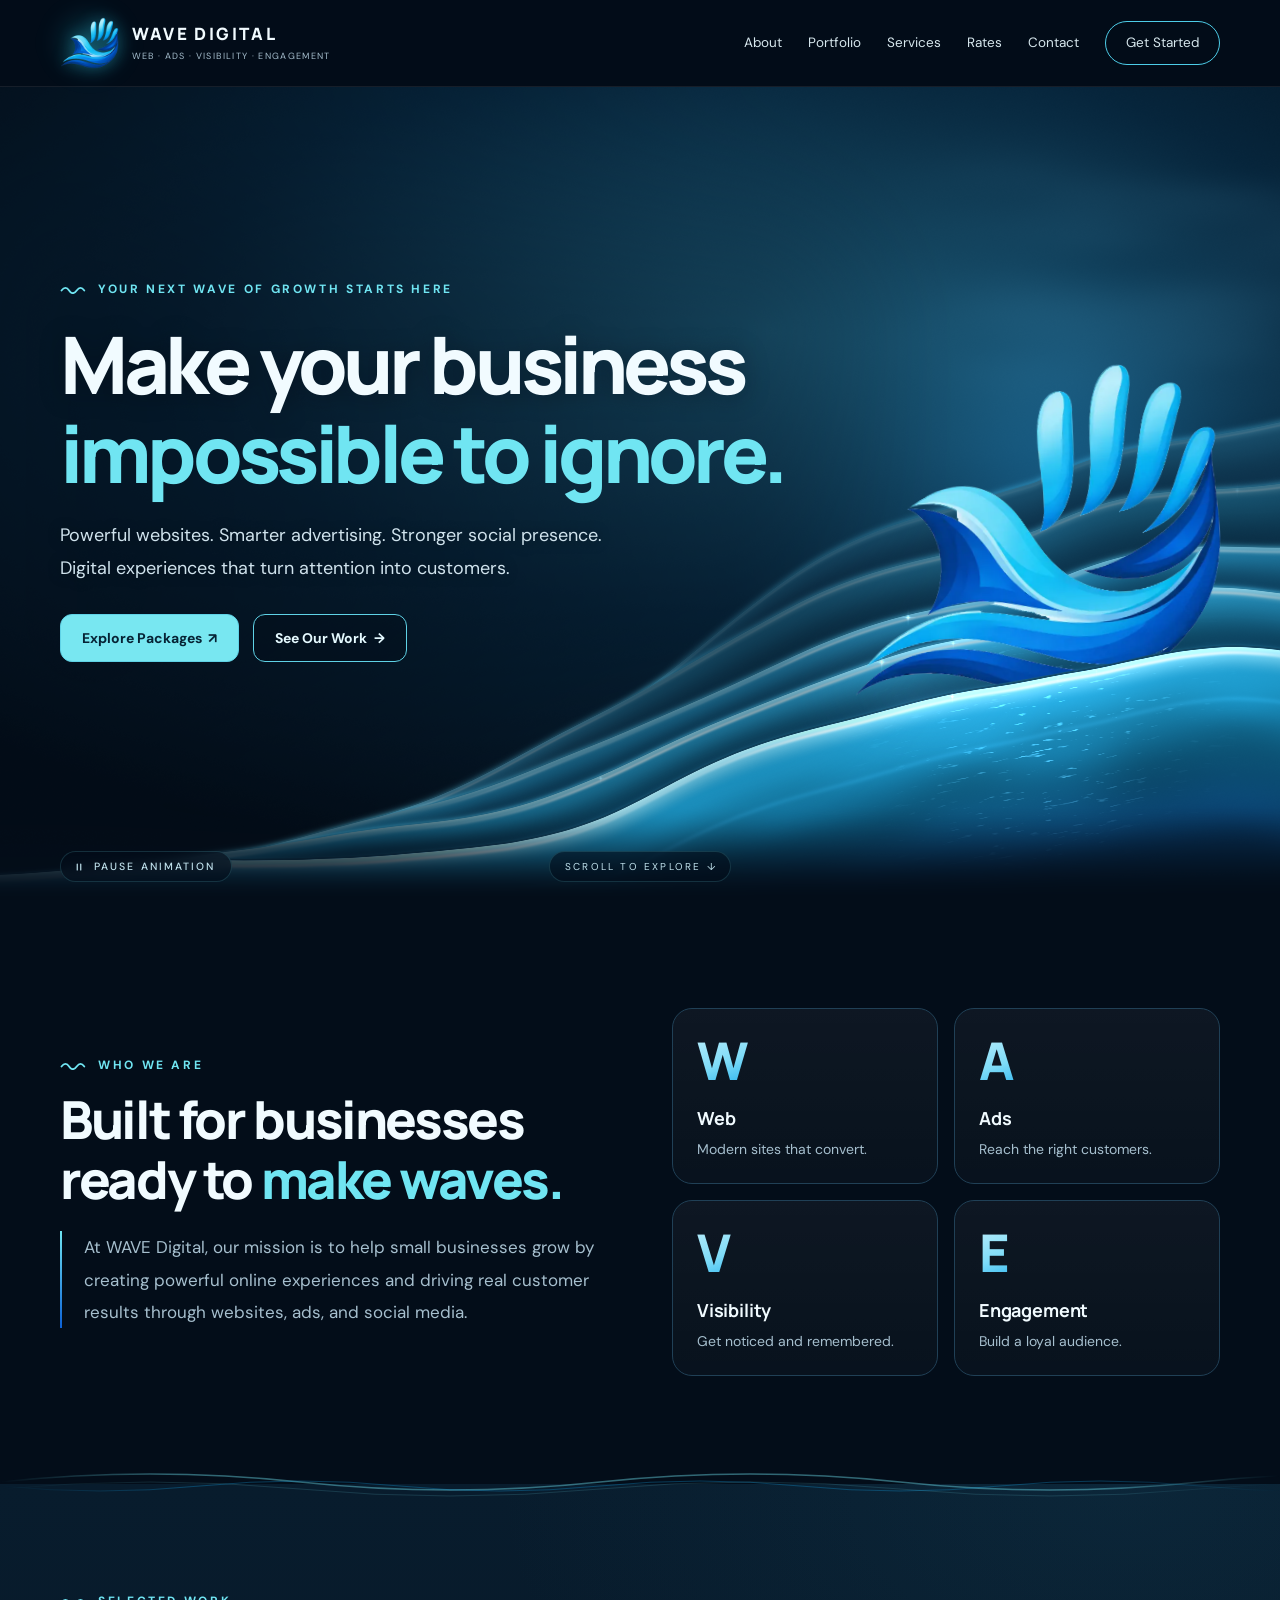
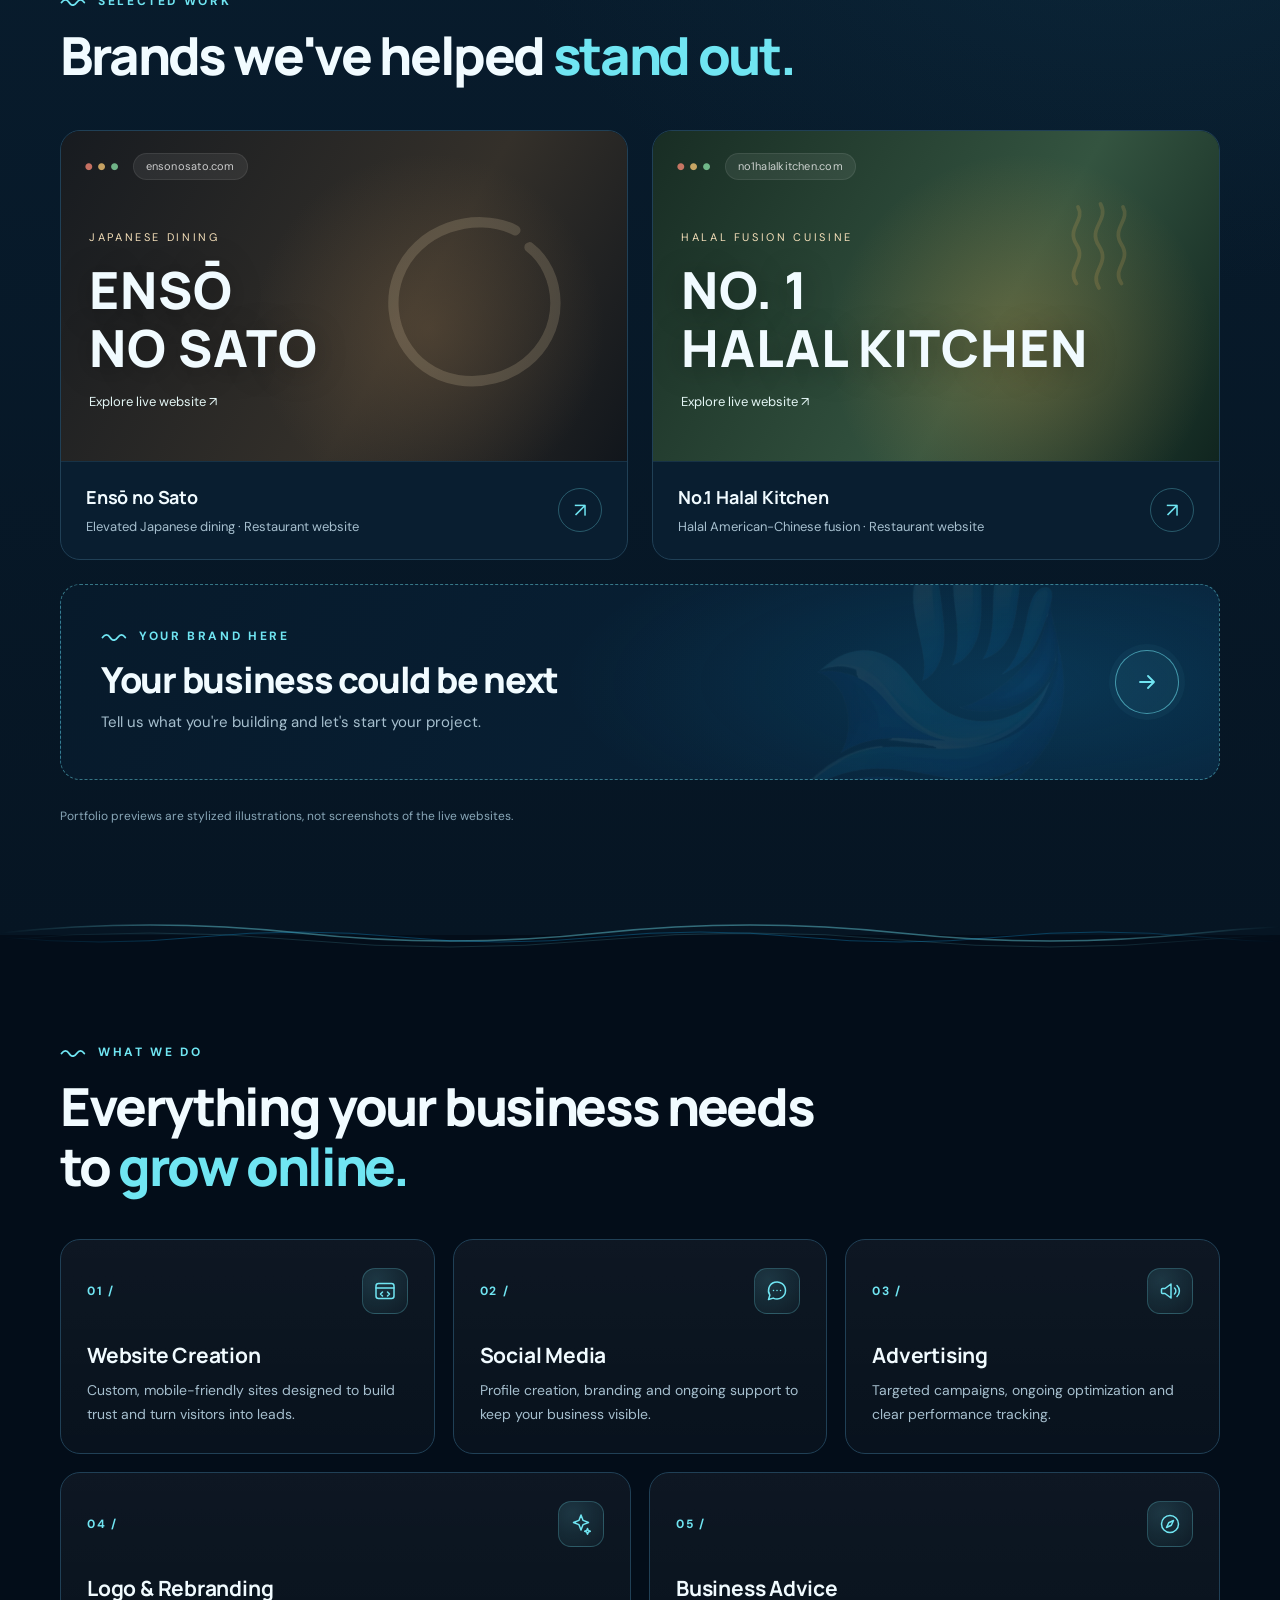
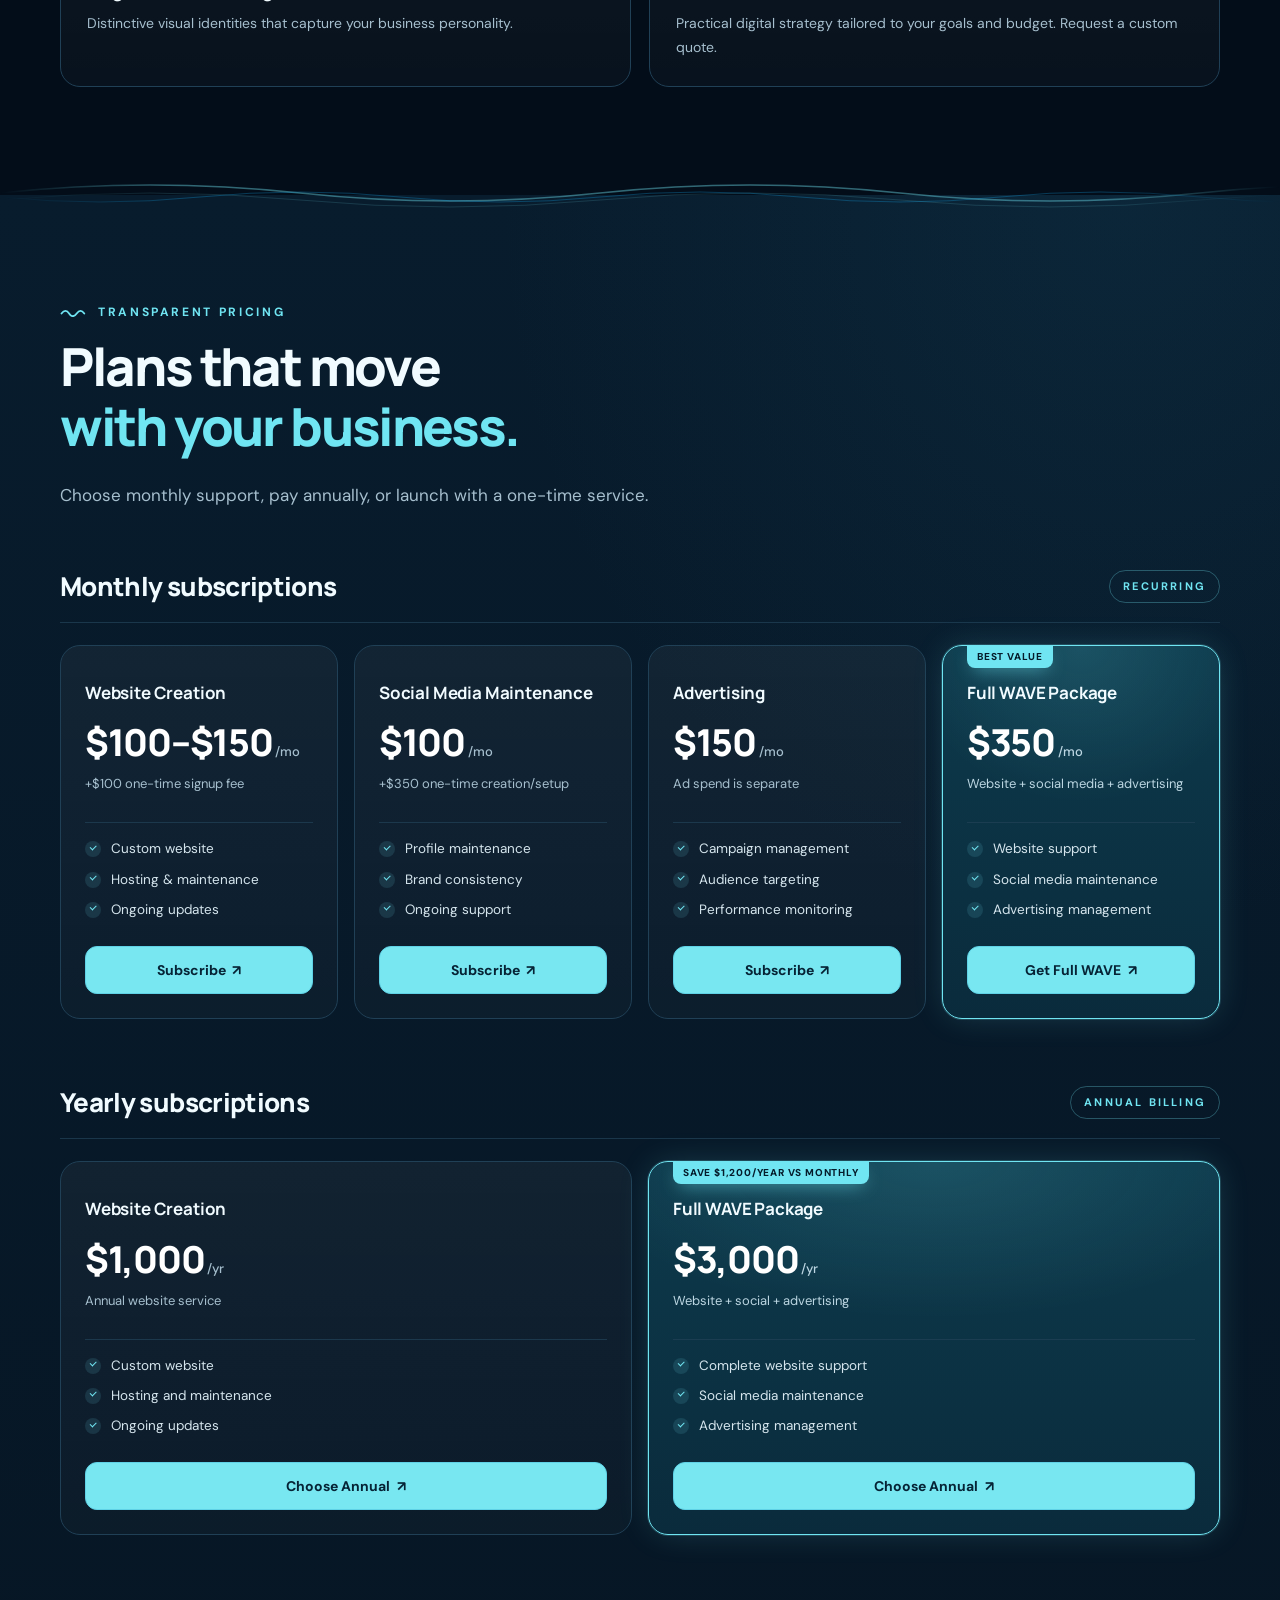
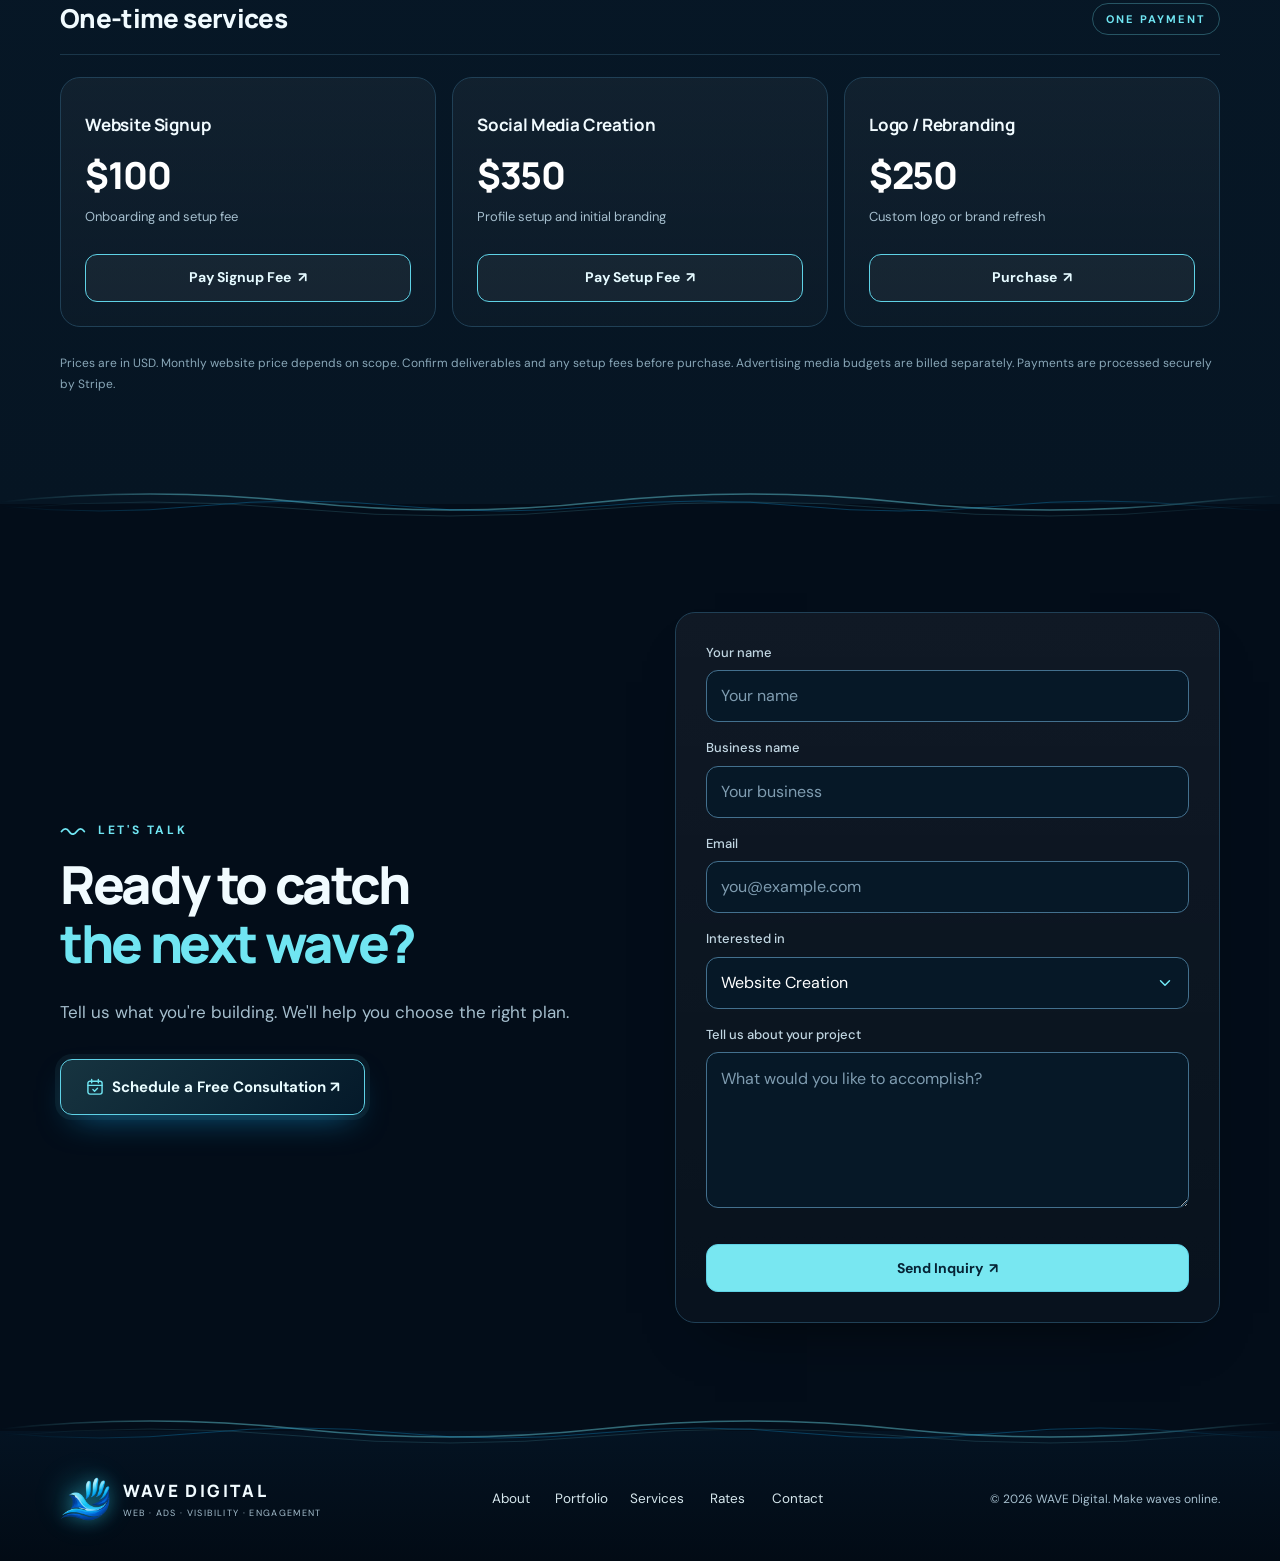
<file: index.html>
<!doctype html>
<html lang="en">
<head>
<meta charset="utf-8">
<meta name="viewport" content="width=device-width,initial-scale=1">
<title>WAVE Digital — Make Waves Online</title>
<meta name="description" content="WAVE Digital builds websites, advertising and social media for growing businesses.">
<meta name="theme-color" content="#030d19">
<link rel="canonical" href="https://wavedigital.biz/">
<meta property="og:type" content="website">
<meta property="og:url" content="https://wavedigital.biz/">
<meta property="og:site_name" content="WAVE Digital">
<meta property="og:title" content="WAVE Digital — Make Waves Online">
<meta property="og:description" content="WAVE Digital builds websites, advertising and social media for growing businesses.">
<meta property="og:image" content="https://wavedigital.biz/wave-logo.png">
<meta property="og:image:width" content="752">
<meta property="og:image:height" content="668">
<meta property="og:image:alt" content="WAVE Digital logo">
<meta name="twitter:card" content="summary">
<meta name="twitter:title" content="WAVE Digital — Make Waves Online">
<meta name="twitter:description" content="WAVE Digital builds websites, advertising and social media for growing businesses.">
<meta name="twitter:image" content="https://wavedigital.biz/wave-logo.png">
<script type="application/ld+json">
{
  "@context": "https://schema.org",
  "@graph": [
    {
      "@type": "Organization",
      "@id": "https://wavedigital.biz/#organization",
      "name": "WAVE Digital",
      "url": "https://wavedigital.biz/",
      "logo": "https://wavedigital.biz/wave-logo.png",
      "description": "WAVE Digital builds websites, advertising and social media for growing businesses."
    },
    {
      "@type": "WebSite",
      "@id": "https://wavedigital.biz/#website",
      "name": "WAVE Digital",
      "url": "https://wavedigital.biz/",
      "publisher": { "@id": "https://wavedigital.biz/#organization" }
    }
  ]
}
</script>
<link rel="icon" type="image/png" sizes="64x64" href="favicon.png">
<link rel="apple-touch-icon" href="apple-touch-icon.png">
<link rel="preconnect" href="https://fonts.googleapis.com">
<link rel="preconnect" href="https://fonts.gstatic.com" crossorigin>
<link rel="preload" as="style" href="https://fonts.googleapis.com/css2?family=DM+Sans:wght@400;500;600;700&amp;family=Manrope:wght@400;500;600;700;800&amp;display=swap" onload="this.onload=null;this.rel='stylesheet'">
<noscript><link rel="stylesheet" href="https://fonts.googleapis.com/css2?family=DM+Sans:wght@400;500;600;700&amp;family=Manrope:wght@400;500;600;700;800&amp;display=swap"></noscript>
<link rel="preload" as="image" type="image/webp" imagesrcset="wave-logo-420.webp 420w, wave-logo.webp 752w" imagesizes="(max-width:760px) 210px, (max-width:1050px) 300px, 450px">
<link rel="stylesheet" href="styles.css">
</head>
<body>
<a class="skip-link" href="#main">Skip to content</a>

<header class="header">
  <div class="wrap nav">
    <a class="brand" href="#home" aria-label="WAVE Digital home">
      <span class="brand-logo"><img src="wave-logo-sm.png" alt="" width="160" height="142"></span>
      <span class="brand-text"><strong>WAVE DIGITAL</strong><small>WEB · ADS · VISIBILITY · ENGAGEMENT</small></span>
    </a>
    <button class="menu-toggle" id="menuToggle" type="button" aria-controls="mobileMenu" aria-expanded="false" aria-label="Open navigation"><span></span><span></span><span></span></button>
    <nav id="mobileMenu" class="links" aria-label="Main navigation">
      <a href="#about">About</a>
      <a href="#portfolio">Portfolio</a>
      <a href="#services">Services</a>
      <a href="#rates">Rates</a>
      <a href="#contact">Contact</a>
      <a class="nav-cta" href="#rates">Get Started</a>
    </nav>
  </div>
</header>

<main id="main" tabindex="-1">

  <section id="home" class="hero" aria-labelledby="hero-title">
    <canvas class="wave-canvas" aria-hidden="true"></canvas>
    <div class="hero-art" aria-hidden="true"><picture><source type="image/webp" srcset="wave-logo-420.webp 420w, wave-logo.webp 752w" sizes="(max-width:760px) 210px, (max-width:1050px) 300px, 450px"><img src="wave-logo.png" alt="" width="752" height="668" draggable="false"></picture></div>
    <div class="wrap hero-inner">
      <p class="eyebrow">YOUR NEXT WAVE OF GROWTH STARTS HERE</p>
      <h1 id="hero-title">Make your business<br><em>impossible to ignore.</em></h1>
      <p>Powerful websites. Smarter advertising. Stronger social presence. Digital experiences that turn attention into customers.</p>
      <div class="actions">
        <a class="btn primary" href="#rates">Explore Packages <span aria-hidden="true">↗</span></a>
        <a class="btn ghost" href="#portfolio">See Our Work <span aria-hidden="true">→</span></a>
      </div>
    </div>
    <div class="scroll-cue">SCROLL TO EXPLORE ↓</div>
    <button class="motion-toggle" id="motionToggle" type="button" hidden><svg class="motion-icon" viewBox="0 0 24 24" aria-hidden="true" focusable="false"><path class="i-pause" d="M8.5 6v12M15.5 6v12"/><path class="i-play" d="M8 5.5v13l11-6.5z"/></svg><span class="motion-label">Pause animation</span></button>
  </section>

  <section id="about" class="section" aria-labelledby="about-title">
    <div class="wrap about">
      <div class="about-copy" data-reveal>
        <p class="eyebrow">WHO WE ARE</p>
        <h2 id="about-title">Built for businesses<br>ready to <em>make waves.</em></h2>
        <p class="lead mission">At WAVE Digital, our mission is to help small businesses grow by creating powerful online experiences and driving real customer results through websites, ads, and social media.</p>
      </div>
      <div class="four">
        <article class="card pillar" data-reveal><b class="pillar-letter">W</b><h3>Web</h3><p>Modern sites that convert.</p></article>
        <article class="card pillar" data-reveal><b class="pillar-letter">A</b><h3>Ads</h3><p>Reach the right customers.</p></article>
        <article class="card pillar" data-reveal><b class="pillar-letter">V</b><h3>Visibility</h3><p>Get noticed and remembered.</p></article>
        <article class="card pillar" data-reveal><b class="pillar-letter">E</b><h3>Engagement</h3><p>Build a loyal audience.</p></article>
      </div>
    </div>
  </section>

  <section id="portfolio" class="section shade" aria-labelledby="portfolio-title">
    <div class="wave-divider" aria-hidden="true"></div>
    <div class="wrap">
      <div class="section-head" data-reveal>
        <p class="eyebrow">SELECTED WORK</p>
        <h2 id="portfolio-title">Brands we've helped <em>stand out.</em></h2>
      </div>
      <div class="portfolio-grid">
        <a class="project" href="https://www.ensonosato.com/" target="_blank" rel="noopener noreferrer" data-reveal>
          <div class="project-visual enso" aria-hidden="true">
            <svg class="pv-decor enso-ring" viewBox="0 0 200 200" focusable="false"><path d="M150 46c-30-24-84-20-108 18-22 35-8 84 32 99 42 16 88-6 97-48 4-20-1-39-12-52"/></svg>
            <span class="browser-bar"><span class="dots"><i>●</i> <i>●</i> <i>●</i></span> <span class="url">ensonosato.com</span></span>
            <div class="preview-content"><span>JAPANESE DINING</span><strong>ENSŌ<br>NO SATO</strong><small>Explore live website ↗</small></div>
          </div>
          <div class="project-info">
            <div><h3>Ensō no Sato</h3><p>Elevated Japanese dining · Restaurant website</p></div>
            <span class="project-arrow" aria-hidden="true">↗</span>
            <span class="sr-only">(opens in a new tab)</span>
          </div>
        </a>
        <a class="project" href="https://www.no1halalkitchen.com/" target="_blank" rel="noopener noreferrer" data-reveal>
          <div class="project-visual halal" aria-hidden="true">
            <svg class="pv-decor halal-steam" viewBox="0 0 200 200" focusable="false"><path d="M70 150c-14-20 14-30 0-52s12-32 2-50"/><path d="M100 156c-14-22 16-32 0-56s14-34 2-56"/><path d="M130 150c-14-20 14-30 0-52s12-32 2-50"/></svg>
            <span class="browser-bar"><span class="dots"><i>●</i> <i>●</i> <i>●</i></span> <span class="url">no1halalkitchen.com</span></span>
            <div class="preview-content"><span>HALAL FUSION CUISINE</span><strong>NO. 1<br>HALAL KITCHEN</strong><small>Explore live website ↗</small></div>
          </div>
          <div class="project-info">
            <div><h3>No.1 Halal Kitchen</h3><p>Halal American-Chinese fusion · Restaurant website</p></div>
            <span class="project-arrow" aria-hidden="true">↗</span>
            <span class="sr-only">(opens in a new tab)</span>
          </div>
        </a>
        <a class="project project-cta" href="#contact" data-reveal>
          <picture class="cta-mark" aria-hidden="true"><source type="image/webp" srcset="wave-logo-420.webp 420w, wave-logo.webp 752w" sizes="(max-width:760px) 220px, 300px"><img src="wave-logo.png" alt="" width="752" height="668" loading="lazy" decoding="async" draggable="false"></picture>
          <div class="cta-body">
            <p class="eyebrow">YOUR BRAND HERE</p>
            <h3>Your business could be next</h3>
            <p class="cta-line">Tell us what you're building and let's start your project.</p>
          </div>
          <span class="cta-go" aria-hidden="true"><svg viewBox="0 0 24 24" focusable="false"><path d="M5 12h14M13 6l6 6-6 6"/></svg></span>
        </a>
      </div>
      <p class="fine">Portfolio previews are stylized illustrations, not screenshots of the live websites.</p>
    </div>
  </section>

  <section id="services" class="section" aria-labelledby="services-title">
    <div class="wave-divider" aria-hidden="true"></div>
    <div class="wrap">
      <div class="section-head" data-reveal>
        <p class="eyebrow">WHAT WE DO</p>
        <h2 id="services-title">Everything your business needs<br>to <em>grow online.</em></h2>
      </div>
      <div class="service-grid">
        <article class="card service" data-reveal>
          <div class="service-top"><span class="service-num">01 /</span><span class="service-icon" aria-hidden="true"><svg viewBox="0 0 24 24" focusable="false"><rect x="3" y="4.5" width="18" height="15" rx="2.5"/><path d="M3 9h18M9.5 13l-2 2 2 2M14.5 13l2 2-2 2"/></svg></span></div>
          <h3>Website Creation</h3>
          <p>Custom, mobile-friendly sites designed to build trust and turn visitors into leads.</p>
        </article>
        <article class="card service" data-reveal>
          <div class="service-top"><span class="service-num">02 /</span><span class="service-icon" aria-hidden="true"><svg viewBox="0 0 24 24" focusable="false"><path d="M20.5 11.5a8.5 8.5 0 0 1-12.3 7.6L3.5 20.5l1.4-4.4A8.5 8.5 0 1 1 20.5 11.5z"/><path d="M8.5 11.5h.01M12 11.5h.01M15.5 11.5h.01"/></svg></span></div>
          <h3>Social Media</h3>
          <p>Profile creation, branding and ongoing support to keep your business visible.</p>
        </article>
        <article class="card service" data-reveal>
          <div class="service-top"><span class="service-num">03 /</span><span class="service-icon" aria-hidden="true"><svg viewBox="0 0 24 24" focusable="false"><path d="M3.5 10.5v3a1 1 0 0 0 1 1h2.5l6 4.5v-14l-6 4.5H4.5a1 1 0 0 0-1 1z"/><path d="M16.5 9a4 4 0 0 1 0 6M19 6.5a7.5 7.5 0 0 1 0 11"/></svg></span></div>
          <h3>Advertising</h3>
          <p>Targeted campaigns, ongoing optimization and clear performance tracking.</p>
        </article>
        <article class="card service" data-reveal>
          <div class="service-top"><span class="service-num">04 /</span><span class="service-icon" aria-hidden="true"><svg viewBox="0 0 24 24" focusable="false"><path d="M12 3l2.1 5.4L19.5 10.5l-5.4 2.1L12 18l-2.1-5.4L4.5 10.5l5.4-2.1z"/><path d="M18.5 16.5l.8 2 2 .8-2 .8-.8 2-.8-2-2-.8 2-.8z"/></svg></span></div>
          <h3>Logo &amp; Rebranding</h3>
          <p>Distinctive visual identities that capture your business personality.</p>
        </article>
        <article class="card service" data-reveal>
          <div class="service-top"><span class="service-num">05 /</span><span class="service-icon" aria-hidden="true"><svg viewBox="0 0 24 24" focusable="false"><circle cx="12" cy="12" r="8.5"/><path d="M15.5 8.5l-2.2 4.8-4.8 2.2 2.2-4.8z"/></svg></span></div>
          <h3>Business Advice</h3>
          <p>Practical digital strategy tailored to your goals and budget. Request a custom quote.</p>
        </article>
      </div>
    </div>
  </section>

  <section id="rates" class="section shade" aria-labelledby="rates-title">
    <div class="wave-divider" aria-hidden="true"></div>
    <div class="wrap">
      <div class="section-head" data-reveal>
        <p class="eyebrow">TRANSPARENT PRICING</p>
        <h2 id="rates-title">Plans that move<br><em>with your business.</em></h2>
        <p class="lead">Choose monthly support, pay annually, or launch with a one-time service.</p>
      </div>

      <div class="price-heading" data-reveal><h3>Monthly subscriptions</h3><span>RECURRING</span></div>
      <div class="price-grid">
        <article class="card price-card" data-reveal>
          <h4 id="plan-web-mo">Website Creation</h4>
          <div class="price">$100–$150<small>/mo</small></div>
          <p class="price-note">+$100 one-time signup fee</p>
          <ul><li>Custom website</li><li>Hosting &amp; maintenance</li><li>Ongoing updates</li></ul>
          <button class="btn primary pay" type="button" data-payment="websiteMonthly" aria-describedby="plan-web-mo">Subscribe <span aria-hidden="true">↗</span></button>
        </article>
        <article class="card price-card" data-reveal>
          <h4 id="plan-social-mo">Social Media Maintenance</h4>
          <div class="price">$100<small>/mo</small></div>
          <p class="price-note">+$350 one-time creation/setup</p>
          <ul><li>Profile maintenance</li><li>Brand consistency</li><li>Ongoing support</li></ul>
          <button class="btn primary pay" type="button" data-payment="socialMonthly" aria-describedby="plan-social-mo">Subscribe <span aria-hidden="true">↗</span></button>
        </article>
        <article class="card price-card" data-reveal>
          <h4 id="plan-ads-mo">Advertising</h4>
          <div class="price">$150<small>/mo</small></div>
          <p class="price-note">Ad spend is separate</p>
          <ul><li>Campaign management</li><li>Audience targeting</li><li>Performance monitoring</li></ul>
          <button class="btn primary pay" type="button" data-payment="adsMonthly" aria-describedby="plan-ads-mo">Subscribe <span aria-hidden="true">↗</span></button>
        </article>
        <article class="card price-card featured" data-reveal>
          <div class="popular">BEST VALUE</div>
          <h4 id="plan-bundle-mo">Full WAVE Package</h4>
          <div class="price">$350<small>/mo</small></div>
          <p class="price-note">Website + social media + advertising</p>
          <ul><li>Website support</li><li>Social media maintenance</li><li>Advertising management</li></ul>
          <button class="btn primary pay" type="button" data-payment="bundleMonthly" aria-describedby="plan-bundle-mo">Get Full WAVE <span aria-hidden="true">↗</span></button>
        </article>
      </div>

      <div class="price-heading" data-reveal><h3>Yearly subscriptions</h3><span>ANNUAL BILLING</span></div>
      <div class="price-grid yearly">
        <article class="card price-card" data-reveal>
          <h4 id="plan-web-yr">Website Creation</h4>
          <div class="price">$1,000<small>/yr</small></div>
          <p class="price-note">Annual website service</p>
          <ul><li>Custom website</li><li>Hosting and maintenance</li><li>Ongoing updates</li></ul>
          <button class="btn primary pay" type="button" data-payment="websiteYearly" aria-describedby="plan-web-yr">Choose Annual <span aria-hidden="true">↗</span></button>
        </article>
        <article class="card price-card featured" data-reveal>
          <div class="popular">SAVE $1,200/YEAR VS MONTHLY</div>
          <h4 id="plan-bundle-yr">Full WAVE Package</h4>
          <div class="price">$3,000<small>/yr</small></div>
          <p class="price-note">Website + social + advertising</p>
          <ul><li>Complete website support</li><li>Social media maintenance</li><li>Advertising management</li></ul>
          <button class="btn primary pay" type="button" data-payment="bundleYearly" aria-describedby="plan-bundle-yr">Choose Annual <span aria-hidden="true">↗</span></button>
        </article>
      </div>

      <div class="price-heading" data-reveal><h3>One-time services</h3><span>ONE PAYMENT</span></div>
      <div class="price-grid onetime">
        <article class="card price-card" data-reveal>
          <h4 id="plan-signup">Website Signup</h4>
          <div class="price">$100</div>
          <p class="price-note">Onboarding and setup fee</p>
          <button class="btn ghost pay" type="button" data-payment="websiteSignup" aria-describedby="plan-signup">Pay Signup Fee <span aria-hidden="true">↗</span></button>
        </article>
        <article class="card price-card" data-reveal>
          <h4 id="plan-social-setup">Social Media Creation</h4>
          <div class="price">$350</div>
          <p class="price-note">Profile setup and initial branding</p>
          <button class="btn ghost pay" type="button" data-payment="socialSetup" aria-describedby="plan-social-setup">Pay Setup Fee <span aria-hidden="true">↗</span></button>
        </article>
        <article class="card price-card" data-reveal>
          <h4 id="plan-logo">Logo / Rebranding</h4>
          <div class="price">$250</div>
          <p class="price-note">Custom logo or brand refresh</p>
          <button class="btn ghost pay" type="button" data-payment="logo" aria-describedby="plan-logo">Purchase <span aria-hidden="true">↗</span></button>
        </article>
      </div>
      <p class="fine">Prices are in USD. Monthly website price depends on scope. Confirm deliverables and any setup fees before purchase. Advertising media budgets are billed separately. Payments are processed securely by Stripe.</p>
    </div>
  </section>

  <section id="contact" class="section" aria-labelledby="contact-title">
    <div class="wave-divider" aria-hidden="true"></div>
    <div class="wrap contact-grid">
      <div class="contact-copy" data-reveal>
        <p class="eyebrow">LET'S TALK</p>
        <h2 id="contact-title" tabindex="-1">Ready to catch<br><em>the next wave?</em></h2>
        <p class="lead">Tell us what you're building. We'll help you choose the right plan.</p>
        <a id="scheduleLink" class="btn schedule" href="#contact"><svg class="btn-icon" viewBox="0 0 24 24" aria-hidden="true" focusable="false"><rect x="3.5" y="5" width="17" height="15.5" rx="2.5"/><path d="M3.5 10h17M8 3v4M16 3v4M9.5 15l2 2 3.5-3.5"/></svg><span class="btn-text">Schedule a Free Consultation <span aria-hidden="true">↗</span></span></a>
      </div>
      <form id="contactForm" class="contact-form" action="https://formspree.io/f/xpqkaybj" method="POST" data-reveal>
        <div class="field">
          <label for="name">Your name</label>
          <input id="name" name="name" required placeholder="Your name" autocomplete="name">
        </div>
        <div class="field">
          <label for="businessName">Business name</label>
          <input id="businessName" name="businessName" placeholder="Your business" autocomplete="organization">
        </div>
        <div class="field">
          <label for="email">Email</label>
          <input id="email" name="email" type="email" required placeholder="you@example.com" autocomplete="email" inputmode="email">
        </div>
        <div class="field">
          <label for="service">Interested in</label>
          <select id="service" name="service">
            <option>Website Creation</option>
            <option>Social Media</option>
            <option>Advertising</option>
            <option>Full WAVE Package</option>
            <option>Logo / Rebranding</option>
            <option>Business Advice</option>
          </select>
        </div>
        <div class="field">
          <label for="details">Tell us about your project</label>
          <textarea id="details" name="details" required rows="5" placeholder="What would you like to accomplish?"></textarea>
        </div>
        <input type="hidden" name="_subject" value="New inquiry from the WAVE Digital website">
        <input type="text" name="_gotcha" tabindex="-1" autocomplete="off" aria-hidden="true" style="display:none">

        <div id="formMessage" class="form-message" role="status" aria-live="polite"></div>
        <button id="submitBtn" class="btn primary submit" type="submit"><span class="btn-label">Send Inquiry</span> <span class="btn-arrow" aria-hidden="true">↗</span></button>
      </form>
    </div>
  </section>

</main>

<footer class="site-footer">
  <div class="wave-divider" aria-hidden="true"></div>
  <div class="wrap footer">
    <a class="brand footer-brand" href="#home" aria-label="WAVE Digital home">
      <span class="footer-logo"><img src="wave-logo-sm.png" alt="" width="160" height="142" loading="lazy"></span>
      <span class="brand-text"><strong>WAVE DIGITAL</strong><small>WEB · ADS · VISIBILITY · ENGAGEMENT</small></span>
    </a>
    <nav class="footer-nav" aria-label="Footer navigation">
      <a href="#about">About</a>
      <a href="#portfolio">Portfolio</a>
      <a href="#services">Services</a>
      <a href="#rates">Rates</a>
      <a href="#contact">Contact</a>
      <a class="portal-link" data-portal-link hidden>Manage subscription <span aria-hidden="true">↗</span><span class="sr-only"> (opens in a new tab)</span></a>
    </nav>
    <span class="copyright">© 2026 WAVE Digital. Make waves online.</span>
  </div>
</footer>

<div class="toast" id="toastBox">
  <span class="toast-icon" aria-hidden="true"></span>
  <p class="toast-msg" id="toast" role="status" aria-live="polite" aria-atomic="true"></p>
  <button class="toast-close" id="toastClose" type="button" aria-label="Dismiss notification" hidden><span aria-hidden="true">×</span></button>
</div>

<script src="wave-bg.js" defer></script><script src="script.js" defer></script>
</body>
</html>
</file>
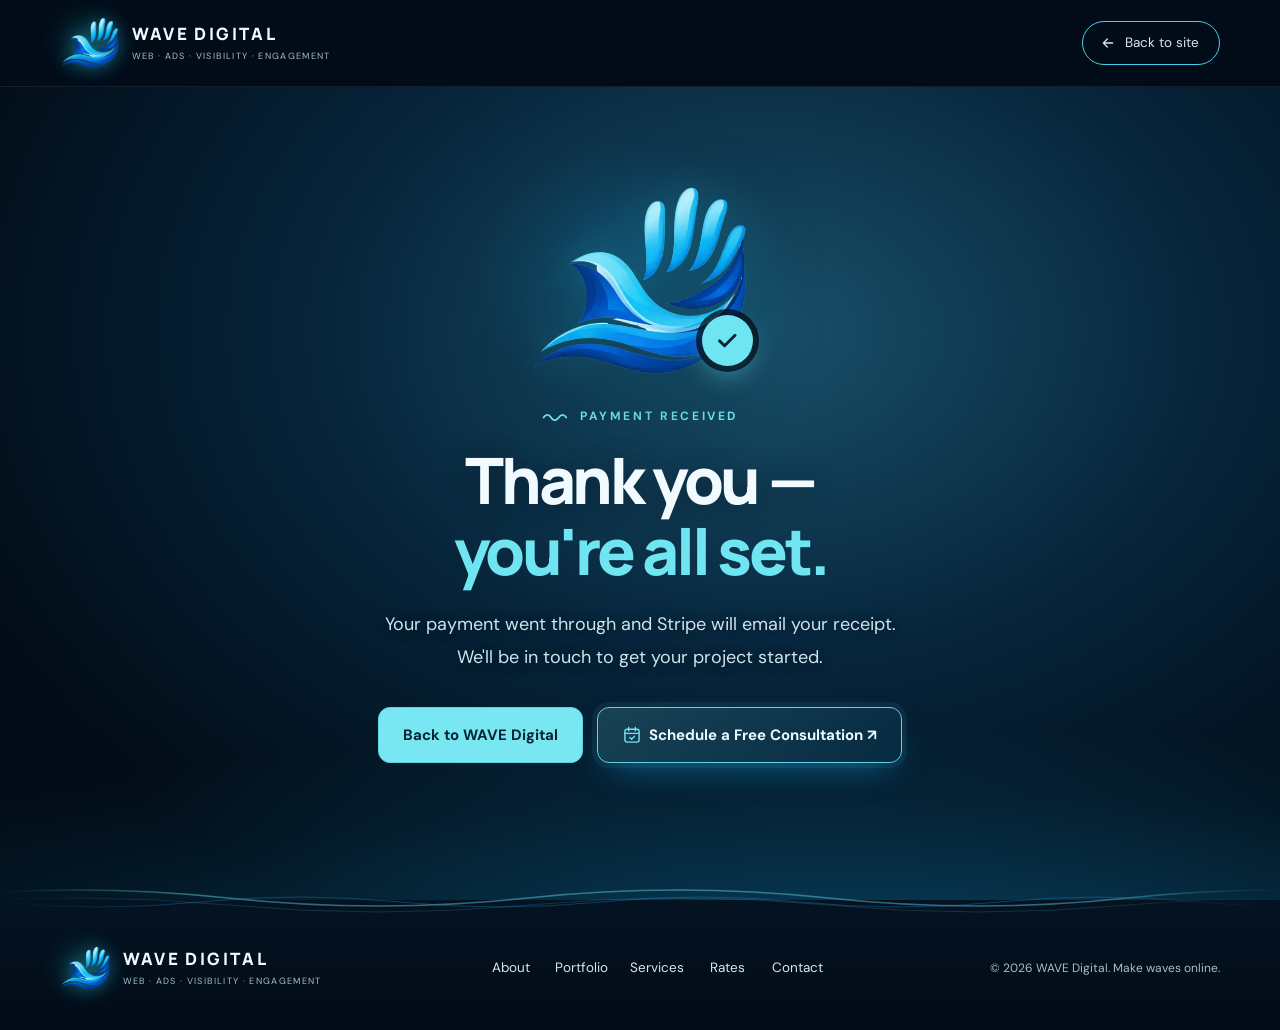
<file: thank-you.html>
<!doctype html>
<html lang="en">
<head>
<meta charset="utf-8">
<meta name="viewport" content="width=device-width,initial-scale=1">
<title>Payment received — WAVE Digital</title>
<meta name="description" content="Thank you for your payment to WAVE Digital.">
<meta name="robots" content="noindex">
<meta name="theme-color" content="#030d19">
<link rel="icon" type="image/png" sizes="64x64" href="favicon.png">
<link rel="apple-touch-icon" href="apple-touch-icon.png">
<link rel="preconnect" href="https://fonts.googleapis.com">
<link rel="preconnect" href="https://fonts.gstatic.com" crossorigin>
<link rel="preload" as="style" href="https://fonts.googleapis.com/css2?family=DM+Sans:wght@400;500;600;700&amp;family=Manrope:wght@400;500;600;700;800&amp;display=swap" onload="this.onload=null;this.rel='stylesheet'">
<noscript><link rel="stylesheet" href="https://fonts.googleapis.com/css2?family=DM+Sans:wght@400;500;600;700&amp;family=Manrope:wght@400;500;600;700;800&amp;display=swap"></noscript>
<link rel="preload" as="image" type="image/webp" imagesrcset="wave-logo-420.webp 420w, wave-logo.webp 752w" imagesizes="(max-width:760px) 180px, 232px">
<link rel="stylesheet" href="styles.css">
</head>
<body class="thanks-page">
<a class="skip-link" href="#main">Skip to content</a>

<header class="header">
  <div class="wrap nav">
    <a class="brand" href="index.html" aria-label="WAVE Digital home">
      <span class="brand-logo"><img src="wave-logo-sm.png" alt="" width="160" height="142"></span>
      <span class="brand-text"><strong>WAVE DIGITAL</strong><small>WEB · ADS · VISIBILITY · ENGAGEMENT</small></span>
    </a>
    <a class="back-link" href="index.html"><svg viewBox="0 0 24 24" aria-hidden="true" focusable="false"><path d="M19 12H5M11 6l-6 6 6 6"/></svg><span>Back<span class="back-extra"> to site</span></span></a>
  </div>
</header>

<main id="main" tabindex="-1">

  <section class="thanks" aria-labelledby="thanks-title">
    <div class="wrap thanks-inner">
      <div class="thanks-art" aria-hidden="true">
        <picture><source type="image/webp" srcset="wave-logo-420.webp 420w, wave-logo.webp 752w" sizes="(max-width:760px) 180px, 232px"><img src="wave-logo.png" alt="" width="752" height="668" draggable="false"></picture>
        <span class="thanks-check"><svg viewBox="0 0 24 24" focusable="false"><path d="M5 12.5l4.5 4.5L19 7.5"/></svg></span>
      </div>
      <p class="eyebrow">PAYMENT RECEIVED</p>
      <h1 id="thanks-title">Thank you — <br><em>you're all set.</em></h1>
      <p class="thanks-lead">Your payment went through and Stripe will email your receipt. <br class="br-wide">We'll be in touch to get your project started.</p>
      <div class="actions">
        <a class="btn primary" href="index.html">Back to WAVE Digital</a>
        <a id="scheduleLink" class="btn schedule" href="index.html#contact"><svg class="btn-icon" viewBox="0 0 24 24" aria-hidden="true" focusable="false"><rect x="3.5" y="5" width="17" height="15.5" rx="2.5"/><path d="M3.5 10h17M8 3v4M16 3v4M9.5 15l2 2 3.5-3.5"/></svg><span class="btn-text">Schedule a Free Consultation <span aria-hidden="true">↗</span></span></a>
        <a class="btn ghost" data-portal-link hidden>Manage subscription <span aria-hidden="true">↗</span><span class="sr-only"> (opens in a new tab)</span></a>
      </div>
    </div>
  </section>

</main>

<footer class="site-footer">
  <div class="wave-divider" aria-hidden="true"></div>
  <div class="wrap footer">
    <a class="brand footer-brand" href="index.html" aria-label="WAVE Digital home">
      <span class="footer-logo"><img src="wave-logo-sm.png" alt="" width="160" height="142" loading="lazy"></span>
      <span class="brand-text"><strong>WAVE DIGITAL</strong><small>WEB · ADS · VISIBILITY · ENGAGEMENT</small></span>
    </a>
    <nav class="footer-nav" aria-label="Footer navigation">
      <a href="index.html#about">About</a>
      <a href="index.html#portfolio">Portfolio</a>
      <a href="index.html#services">Services</a>
      <a href="index.html#rates">Rates</a>
      <a href="index.html#contact">Contact</a>
      <a class="portal-link" data-portal-link hidden>Manage subscription <span aria-hidden="true">↗</span><span class="sr-only"> (opens in a new tab)</span></a>
    </nav>
    <span class="copyright">© 2026 WAVE Digital. Make waves online.</span>
  </div>
</footer>

<div class="toast" id="toastBox">
  <span class="toast-icon" aria-hidden="true"></span>
  <p class="toast-msg" id="toast" role="status" aria-live="polite" aria-atomic="true"></p>
  <button class="toast-close" id="toastClose" type="button" aria-label="Dismiss notification" hidden><span aria-hidden="true">×</span></button>
</div>

<script src="script.js" defer></script>
</body>
</html>
</file>
<file: styles.css>
/* =========================================================================
   WAVE Digital — styles.css
   Web · Ads · Visibility · Engagement
   ========================================================================= */

:root{
  --bg:#030d19;--panel:#091e30;--line:#204056;--cyan:#70e5f2;--white:#f1fbff;--muted:#a6bfce;
  /* logo palette */
  --ice:#b8ecfa;--sky:#7fdcf8;--azure:#12a8ec;--royal:#0b5fd6;--deep:#0a3d9e;
  --line-soft:rgba(32,64,86,.75);
  --radius:20px;
  --ease:cubic-bezier(.2,.7,.2,1);
  --header-h:86px;
}

/* ---------- base ---------- */
*,*::before,*::after{box-sizing:border-box}
html{scroll-padding-top:96px;-webkit-text-size-adjust:100%}
/* smooth scrolling is switched on by script.js only for in-page link clicks (and never with reduced motion) */
html.smooth-scroll{scroll-behavior:smooth}
body{margin:0;background:var(--bg);color:var(--white);font-family:'DM Sans',system-ui,-apple-system,'Segoe UI',sans-serif;line-height:1.5;overflow-x:hidden;-webkit-font-smoothing:antialiased;-moz-osx-font-smoothing:grayscale}
a{color:inherit;text-decoration:none}
button,input,select,textarea{font:inherit;color:inherit}
button{cursor:pointer}
img,svg{max-width:100%;display:block}
h1,h2,h3,h4{margin:0}
.wrap{width:min(1160px,calc(100% - 40px));margin:auto}
::selection{background:rgba(112,229,242,.3);color:#fff}

/* elements shown later by script.js (e.g. the "Manage subscription" link) stay hidden whatever their display style */
[hidden]{display:none!important}
.sr-only{position:absolute!important;width:1px;height:1px;padding:0;margin:-1px;overflow:hidden;clip:rect(0,0,0,0);white-space:nowrap;border:0}
.skip-link{position:absolute;left:16px;top:12px;z-index:100;background:var(--cyan);color:#062335;font-weight:700;font-size:14px;padding:12px 18px;border-radius:10px;transform:translateY(-160%);transition:transform .2s}
.skip-link:focus{transform:none}
:focus-visible{outline:2px solid var(--cyan);outline-offset:3px}
main:focus,h2[tabindex="-1"]:focus{outline:none}

/* ---------- shared type ---------- */
.eyebrow{display:flex;align-items:flex-start;gap:12px;line-height:18px;text-wrap:balance;color:var(--cyan);font-size:12px;font-weight:700;letter-spacing:.22em;text-transform:uppercase;margin:0}
.eyebrow::before{content:"";flex:none;width:26px;height:10px;margin-top:4px;background:url("data:image/svg+xml,%3Csvg xmlns='http://www.w3.org/2000/svg' viewBox='0 0 26 10'%3E%3Cpath d='M1.5 6.5c2.6-3.6 5.4-3.6 7.6 0s5 3.6 7.6 0 5-3.6 7.6 0' fill='none' stroke='%2370e5f2' stroke-width='1.8' stroke-linecap='round'/%3E%3C/svg%3E") no-repeat center/contain}
h2{font:800 clamp(34px,4.1vw,55px)/1.14 Manrope,sans-serif;letter-spacing:-.045em;margin:16px 0 22px;text-wrap:balance}
h2 em,.hero em{font-style:normal;color:var(--cyan)}
h3,h4{font-family:Manrope,sans-serif;letter-spacing:-.01em}
.lead{max-width:660px;color:var(--muted);font-size:17px;line-height:1.9;margin:0}
.fine{color:#89a7b8;font-size:12px;line-height:1.8;margin:26px 0 0;text-wrap:pretty}

/* ---------- buttons ---------- */
.btn{position:relative;display:inline-flex;justify-content:center;align-items:center;gap:.45em;border-radius:12px;padding:14px 21px;font-weight:700;font-size:14px;line-height:1.2;text-align:center;border:1px solid #5fd2e6;min-height:48px;transition:transform .25s var(--ease),box-shadow .25s,background-color .25s,color .25s,border-color .25s}
.btn.primary{background:#78e7f1;color:#062335}
.btn.ghost{background:#ffffff0b;color:#e5faff}
@media (hover:hover){
  .btn:hover{transform:translateY(-3px);box-shadow:0 8px 25px #18cbe32a}
  .btn.primary:hover{background:#97eff6;box-shadow:0 12px 30px -8px rgba(120,231,241,.55)}
  .btn.ghost:hover{background:rgba(112,229,242,.12);border-color:#8beef7}
}
.btn:active{transform:translateY(-1px)}
.btn:disabled,.btn[aria-disabled="true"]{cursor:progress;opacity:.8;transform:none}

/* ---------- header ---------- */
.header{position:sticky;top:0;z-index:30;background:rgba(3,13,25,.84);-webkit-backdrop-filter:blur(18px);backdrop-filter:blur(18px);border-bottom:1px solid rgba(255,255,255,.08);transition:background-color .3s,box-shadow .3s}
.header.scrolled{background:rgba(3,13,25,.92);box-shadow:0 14px 34px -18px rgba(0,0,0,.7)}
/* nothing is behind the header until the page scrolls, so skip the (costly, every-frame) backdrop blur */
.header:not(.scrolled){-webkit-backdrop-filter:none;backdrop-filter:none}
.nav{display:flex;align-items:center;justify-content:space-between;gap:20px;min-height:var(--header-h)}
.brand{display:flex;align-items:center;gap:13px;min-width:0;border-radius:12px}
.brand-text strong{display:block;font:800 17px Manrope,sans-serif;letter-spacing:.14em;white-space:nowrap}
.brand-text small{display:block;font-size:9px;letter-spacing:.15em;color:var(--muted);margin-top:5px;white-space:nowrap}

.brand-logo,.footer-logo{position:relative;display:grid;place-items:center;isolation:isolate;flex:none}
.brand-logo::before,.footer-logo::before{content:"";position:absolute;inset:-8px;background:radial-gradient(ellipse,rgba(34,211,238,.3),transparent 70%);filter:blur(12px);z-index:-1;transition:opacity .4s,transform .4s}
.brand-logo::after,.footer-logo::after{content:"";position:absolute;left:var(--ripple-x,50%);top:var(--ripple-y,50%);width:16px;height:16px;border:2px solid #c4f8ff;border-radius:50%;opacity:0;pointer-events:none;transform:translate(-50%,-50%)}
.brand-logo.rippling::after,.footer-logo.rippling::after{animation:ripple .8s ease-out}
.brand-logo img,.footer-logo img{height:52px;width:auto;object-fit:contain;filter:drop-shadow(0 0 8px #35c5e066);transition:transform .25s var(--ease)}
.footer-logo img{height:44px}
.brand:hover .brand-logo img,.brand:hover .footer-logo img{transform:scale(1.07)}
/* the glow behind the logo breathes (opacity only, so it stays on the compositor) */
.brand-logo::before,.footer-logo::before{animation:glowBreath 4s ease-in-out infinite}
.brand-logo.pulse::before{animation:logoPulse 1.6s ease-out}
@keyframes glowBreath{0%,100%{opacity:.45}50%{opacity:1}}
@keyframes ripple{from{opacity:.85;transform:translate(-50%,-50%) scale(.7)}to{opacity:0;transform:translate(-50%,-50%) scale(5)}}
@keyframes logoPulse{0%{opacity:1;transform:scale(1)}35%{opacity:1;transform:scale(1.45)}100%{opacity:1;transform:scale(1)}}

.links{display:flex;align-items:center;gap:26px;font-size:13.5px;color:#d6e7ed}
.links a{position:relative;display:inline-flex;align-items:center;min-height:44px;transition:color .2s}
.links a:not(.nav-cta)::after{content:"";position:absolute;left:0;right:0;bottom:7px;height:2px;border-radius:2px;background:linear-gradient(90deg,var(--cyan),var(--azure));transform:scaleX(0);transform-origin:left;transition:transform .35s var(--ease)}
.links a:hover,.links a[aria-current="true"]{color:var(--cyan)}
.links a:hover::after,.links a[aria-current="true"]::after{transform:scaleX(1)}
.nav-cta{border:1px solid #4dcde8;padding:0 20px;border-radius:30px;transition:background-color .25s,color .25s,box-shadow .25s}
.links .nav-cta:hover{background:var(--cyan);color:#062335;box-shadow:0 8px 24px -8px rgba(112,229,242,.6)}
/* desktop: every text link gets a hit area of at least 44x44px from an invisible layer that
   reaches 10px past each side; the link box itself is unchanged, so its spacing, underline and
   keyboard focus ring look exactly as before */
@media(min-width:901px){
  .links a:not(.nav-cta)::before{content:"";position:absolute;top:0;bottom:0;left:-10px;right:-10px}
}
.menu-toggle{display:none;background:rgba(255,255,255,.03);border:1px solid var(--line);border-radius:12px;width:48px;height:48px;flex-direction:column;align-items:center;justify-content:center;gap:5px;padding:0}
.menu-toggle span{width:21px;height:2px;border-radius:2px;background:var(--white);transition:transform .25s,opacity .25s}
.menu-toggle.active span:first-child{transform:translateY(7px) rotate(45deg)}
.menu-toggle.active span:nth-child(2){opacity:0}
.menu-toggle.active span:last-child{transform:translateY(-7px) rotate(-45deg)}

/* =========================================================================
   HERO
   ========================================================================= */
/* HERO-LAYOUT:BEGIN */
/* Hero box + background layers (owned by wave-bg.js). The canvas paints the sky, water, spray
   and a readability scrim; this backdrop is the original hero gradient (plus a faint sea glow)
   and is what shows before the first frame and if every renderer is unavailable. */
.hero{--art-w:clamp(240px,30vw,450px);position:relative;display:flex;align-items:center;overflow:hidden;isolation:isolate;
  /* fill the first screen below the sticky header (header + its 1px border), so the scroll cue is never cut off */
  min-height:min(850px,calc(100vh - var(--header-h) - 1px));min-height:min(850px,calc(100svh - var(--header-h) - 1px));
  background-color:#020b15;
  background-image:radial-gradient(130% 34% at 70% 106%,rgba(18,168,236,.3),rgba(8,97,132,.12) 55%,transparent 80%),
    radial-gradient(ellipse at 60% 30%,#19506a 0%,#06243a 42%,#020b15 82%)}
.wave-canvas{position:absolute;inset:0;width:100%;height:100%;display:block;pointer-events:none;z-index:0}
/* The official logo, whole: wave-bg.js lifts it out of the water and lets it ride the swell
   (transform), and may clip at most its bottom ~10% at the live waterline. No CSS filter or mask. */
.hero-art{position:absolute;z-index:1;pointer-events:none;width:var(--art-w);aspect-ratio:752/668;
  right:calc((100% - min(1160px,100% - 40px)) / 2 - 6px);top:calc(72% - var(--art-w) * .8883 * .905)}
.hero-art img{display:block;width:100%;height:100%;max-width:none;object-fit:contain;-webkit-user-select:none;user-select:none;-webkit-user-drag:none}
.hero-inner{position:relative;z-index:2;padding:105px 0 150px}
/* very wide screens: the mark drifts out into the open sky instead of crowding the headline */
@media(min-width:1600px){
  .hero-art{right:calc((100% - 1160px) / 2 - clamp(0px,(100vw - 1600px) / 4,160px))}
}
/* short desktop/laptop windows: trim the reserved space under the copy */
@media(min-width:761px) and (max-height:820px){
  .hero-inner{padding-bottom:96px}
}
@media(max-width:1050px) and (min-width:761px){
  .hero{--art-w:clamp(200px,29vw,300px)}
  .hero-art{top:calc(80% - var(--art-w) * .8883 * .905)}
}
@media(max-width:760px){
  /* the logo surfaces bottom-right, under the buttons, in its own band of water;
     sized to the first screen so the mark and its waterline show on short phones too */
  .hero{--art-w:clamp(150px,min(48vw,26vh),210px);--art-w:clamp(150px,min(48vw,26svh),210px);
    min-height:max(560px,min(100vh - 76px,800px));min-height:max(560px,min(100svh - 76px,800px));align-items:flex-start}
  .hero-inner{padding:clamp(24px,5vh,56px) 0 calc(var(--art-w) * .8883 + 84px);padding-top:clamp(24px,5svh,56px)}
  .hero-art{right:12px;top:auto;bottom:64px}
}
/* HERO-LAYOUT:END */

/* hero typography & actions (site) */
.hero h1{font:800 clamp(44px,6.2vw,82px)/1.12 Manrope,sans-serif;letter-spacing:-.055em;max-width:980px;margin:22px 0;text-shadow:0 2px 24px rgba(2,11,21,.35)}
.hero h1 em{display:inline;text-shadow:none}
.hero-inner>p:not(.eyebrow){max-width:560px;color:#d0e3ed;font-size:18px;line-height:1.8;margin:0;text-shadow:0 1px 14px rgba(2,11,21,.45)}
.actions{display:flex;flex-wrap:wrap;gap:14px;margin-top:30px}
.hero .btn.ghost{background:rgba(3,13,25,.35)}
@media (hover:hover){.hero .btn.ghost:hover{background:rgba(112,229,242,.14)}}
.scroll-cue{position:absolute;z-index:2;bottom:18px;left:0;right:0;margin:auto;width:max-content;font-size:10px;letter-spacing:.22em;color:#c1e2ed;white-space:nowrap;pointer-events:none;padding:7px 12px 7px 15px;border-radius:99px;background:rgba(3,13,25,.6);border:1px solid rgba(112,229,242,.16)}

/* pause / play control for every looping animation on the page (WCAG 2.2.2) */
/* the visible pill matches the scroll cue (31px); ::before stretches the tap target to 44px */
.motion-toggle{position:absolute;z-index:2;left:max(20px,(100% - 1160px) / 2);bottom:18px;display:inline-flex;align-items:center;justify-content:center;gap:9px;min-width:44px;height:31px;padding:0 15px 0 12px;border-radius:99px;background:rgba(3,13,25,.6);border:1px solid rgba(112,229,242,.16);color:#c1e2ed;font-size:10.5px;font-weight:500;letter-spacing:.2em;text-transform:uppercase;white-space:nowrap;-webkit-backdrop-filter:blur(6px);backdrop-filter:blur(6px);transition:border-color .25s,color .25s,background-color .25s}
.motion-toggle::before{content:"";position:absolute;left:0;right:0;top:50%;height:44px;transform:translateY(-50%)}
.motion-toggle[hidden]{display:none}
.motion-icon{flex:none;width:12px;height:12px;fill:none;stroke:currentColor;stroke-width:2.4;stroke-linecap:round;stroke-linejoin:round}
.motion-icon .i-play{display:none;fill:currentColor;stroke-width:1.6}
.motion-toggle.is-paused .i-pause{display:none}
.motion-toggle.is-paused .i-play{display:inline}
@media (hover:hover){.motion-toggle:hover{color:#fff;border-color:rgba(112,229,242,.6);background:rgba(3,13,25,.8)}}
@media(max-width:760px){
  /* icon only on phones, so it never runs into the centred scroll cue; the name stays for screen readers */
  .motion-toggle{left:16px;padding:0;width:31px;min-width:0}
  .motion-toggle::before{left:50%;width:44px;transform:translate(-50%,-50%)}
  .motion-label{position:absolute;width:1px;height:1px;padding:0;margin:-1px;overflow:hidden;clip:rect(0,0,0,0);white-space:nowrap;border:0}
}
@media (prefers-reduced-motion:reduce){.motion-toggle{display:none!important}}
/* paused: looping decoration stops (one-shot entrance animations are skipped, never frozen mid-way) */
.motion-paused .wave-divider::before,.motion-paused .wave-divider::after,.motion-paused .price-card.featured,
.motion-paused .brand-logo::before,.motion-paused .footer-logo::before{animation-play-state:paused!important}
.motion-paused .scroll-cue,.motion-paused .hero-inner>*{animation:none!important}

/* short phones: tighten the copy so the logo and its water stay in the first screen */
@media(max-width:760px) and (max-height:760px){
  .hero .hero-inner>h1{margin:14px 0;font-size:clamp(36px,10vw,60px)}
  .hero-inner>p:not(.eyebrow){line-height:1.6}
  .hero .actions{margin-top:20px}
}

/* headline sheen, triggered by the wave break (onBreak) */
@supports ((-webkit-background-clip:text) or (background-clip:text)){
  .hero h1 em{background:linear-gradient(100deg,var(--cyan) 0%,var(--cyan) 40%,#f2feff 50%,var(--cyan) 60%,var(--cyan) 100%) 100% 0/250% 100% no-repeat;-webkit-background-clip:text;background-clip:text;color:transparent;-webkit-text-fill-color:transparent;-webkit-box-decoration-break:slice;box-decoration-break:slice}
  .hero.is-breaking h1 em{animation:sheen 1.5s var(--ease) both}
}
.hero.is-breaking .eyebrow::before{animation:glyphGlow 1.6s ease-out}
@keyframes sheen{from{background-position:100% 0}to{background-position:0% 0}}
@keyframes glyphGlow{0%,100%{filter:none}40%{filter:drop-shadow(0 0 6px rgba(112,229,242,.95)) brightness(1.4)}}

@media (prefers-reduced-motion:no-preference){
  /* fill "backwards" (not "both"): once finished the animation lets go, so no filter layers linger */
  .hero-inner>*{animation:heroIn 1s var(--ease) backwards}
  .hero-inner>.eyebrow{animation-delay:.12s}
  .hero-inner>h1{animation-delay:.26s}
  .hero-inner>p:not(.eyebrow){animation-delay:.46s}
  .hero-inner>.actions{animation-delay:.6s}
  .scroll-cue{animation:cueIn 1s 1.5s backwards,cueBob 3.2s 2.5s ease-in-out infinite}
}
@keyframes heroIn{from{opacity:0;filter:blur(10px)}to{opacity:1;filter:none}}
@keyframes cueIn{from{opacity:0}to{opacity:1}}
@keyframes cueBob{0%,100%{transform:translateY(0)}50%{transform:translateY(5px)}}

/* =========================================================================
   SECTIONS
   ========================================================================= */
.section{position:relative;padding:108px 0}
.shade{background:radial-gradient(ellipse 70% 55% at 88% 0%,rgba(25,80,106,.2),transparent 70%),linear-gradient(180deg,#081c2d,#061523)}
.section-head{max-width:none}
.section-head .lead{max-width:660px}

/* thin drifting wave lines between sections (echo the logo's curved gap lines) */
.wave-divider{position:absolute;left:0;right:0;top:0;height:48px;transform:translateY(-50%);overflow:hidden;pointer-events:none;z-index:1;
  -webkit-mask-image:linear-gradient(90deg,transparent,#000 14%,#000 86%,transparent);mask-image:linear-gradient(90deg,transparent,#000 14%,#000 86%,transparent)}
.wave-divider::before,.wave-divider::after{content:"";position:absolute;top:0;bottom:0;left:0;background-repeat:repeat-x;background-position:0 50%}
.wave-divider::before{width:calc(100% + 1200px);background-size:1200px 48px;animation:driftL 70s linear infinite;
  background-image:url("data:image/svg+xml,%3Csvg xmlns='http://www.w3.org/2000/svg' width='1200' height='48' viewBox='0 0 1200 48'%3E%3Cg fill='none' stroke='%2370e5f2' stroke-linecap='round'%3E%3Cpath d='M0 22Q150 6 300 22T600 22T900 22T1200 22' stroke-opacity='.42' stroke-width='1.3'/%3E%3Cpath d='M0 29Q150 15 300 29T600 29T900 29T1200 29' stroke-opacity='.15' stroke-width='1'/%3E%3C/g%3E%3C/svg%3E")}
.wave-divider::after{width:calc(100% + 800px);background-size:800px 48px;animation:driftR 52s linear infinite;
  background-image:url("data:image/svg+xml,%3Csvg xmlns='http://www.w3.org/2000/svg' width='800' height='48' viewBox='0 0 800 48'%3E%3Cpath d='M0 26Q100 36 200 26T400 26T600 26T800 26' fill='none' stroke='%2312a8ec' stroke-opacity='.3' stroke-width='1' stroke-linecap='round'/%3E%3C/svg%3E")}
/* only drift while on screen (script.js toggles .in-view) */
.wave-divider::before,.wave-divider::after{animation-play-state:paused}
.wave-divider.in-view::before,.wave-divider.in-view::after{animation-play-state:running}
@keyframes driftL{from{transform:translateX(0)}to{transform:translateX(-1200px)}}
@keyframes driftR{from{transform:translateX(-800px)}to{transform:translateX(0)}}

/* ---------- cards (shared) ---------- */
.card{position:relative;overflow:hidden;border:1px solid var(--line);border-radius:var(--radius);background:linear-gradient(180deg,rgba(255,255,255,.045),rgba(255,255,255,.018));padding:24px;transition:transform .35s var(--ease),border-color .35s,box-shadow .35s,background-color .35s}
.card::after{content:"";position:absolute;inset:0;pointer-events:none;background:linear-gradient(115deg,transparent 35%,rgba(184,236,250,.075) 50%,transparent 65%);transform:translateX(-110%);transition:transform 1s var(--ease)}
@media (hover:hover){
  .card:hover{transform:translateY(-5px);border-color:rgba(112,229,242,.6);box-shadow:0 22px 44px -22px rgba(18,168,236,.45)}
  .card:hover::after{transform:translateX(110%)}
}
.card:focus-within{border-color:rgba(112,229,242,.6)}

/* ---------- about ---------- */
.about{display:grid;grid-template-columns:1fr 1fr;gap:64px;align-items:center}
.mission{margin-top:4px;padding-left:22px;border-left:2px solid;border-image:linear-gradient(180deg,var(--cyan),var(--royal)) 1}
.four{display:grid;grid-template-columns:1fr 1fr;gap:16px}
.pillar{padding:26px 24px 22px}
.pillar-letter{display:block;font:800 52px/1 Manrope,sans-serif;letter-spacing:-.04em;color:var(--sky);transition:filter .4s,transform .4s var(--ease);transform-origin:left bottom}
@supports ((-webkit-background-clip:text) or (background-clip:text)){
  .pillar-letter{background:linear-gradient(160deg,var(--ice) 0%,var(--sky) 28%,var(--azure) 58%,var(--royal) 100%);-webkit-background-clip:text;background-clip:text;color:transparent;-webkit-text-fill-color:transparent;padding-bottom:2px}
}
.pillar h3{font-size:18px;font-weight:700;margin:16px 0 6px}
.pillar p{color:var(--muted);line-height:1.65;font-size:14px;margin:0}
.pillar::before{content:"";position:absolute;width:160px;height:160px;left:-40px;top:-50px;border-radius:50%;background:radial-gradient(circle,rgba(18,168,236,.22),transparent 65%);opacity:0;transition:opacity .45s;pointer-events:none}
@media (hover:hover){
  .pillar:hover::before{opacity:1}
  .pillar:hover .pillar-letter{filter:drop-shadow(0 0 14px rgba(18,168,236,.55));transform:scale(1.04)}
}

/* ---------- portfolio ---------- */
.portfolio-grid{display:grid;grid-template-columns:repeat(2,minmax(0,1fr));gap:24px;margin-top:44px}
.project{position:relative;display:flex;flex-direction:column;border:1px solid var(--line);border-radius:var(--radius);overflow:hidden;background:var(--panel);transition:transform .35s var(--ease),border-color .35s,box-shadow .35s}
@media (hover:hover){
  .project:hover{transform:translateY(-6px);border-color:var(--cyan);box-shadow:0 26px 54px -26px rgba(18,168,236,.5)}
}
.project-visual{height:330px;position:relative;overflow:hidden;padding:22px 24px;isolation:isolate}
.project-visual::before{content:"";position:absolute;inset:0;z-index:-2;transition:transform 1.2s var(--ease)}
.project-visual::after{content:"";position:absolute;inset:0;z-index:-1;background:linear-gradient(115deg,transparent 30%,rgba(255,255,255,.09) 48%,transparent 62%);transform:translateX(-100%);transition:transform 1.1s var(--ease);pointer-events:none}
.enso::before{background:radial-gradient(circle at 65% 60%,#85684655,transparent 42%),linear-gradient(120deg,#171b20,#34302a 60%,#11161c)}
.halal::before{background:radial-gradient(circle at 65% 65%,#e5a14444,transparent 45%),linear-gradient(120deg,#182d24,#345440 60%,#10251f)}
@media (hover:hover){
  .project:hover .project-visual::before{transform:scale(1.07)}
  .project:hover .project-visual::after{transform:translateX(100%)}
  .project:hover .enso-ring{transform:translateY(-50%) rotate(-4deg) scale(1.06);opacity:1}
  .project:hover .halal-steam{transform:translateY(-6px);opacity:1}
}
.browser-bar{display:flex;align-items:center;gap:14px;font-size:11px;color:rgba(255,255,255,.75)}
.browser-bar .dots{display:flex;gap:5px;font-size:9px;letter-spacing:0;line-height:1}
.browser-bar .dots i{font-style:normal;color:rgba(255,255,255,.5)}
.browser-bar .dots i:first-child{color:rgba(255,140,120,.75)}
.browser-bar .dots i:nth-child(2){color:rgba(255,206,120,.75)}
.browser-bar .dots i:last-child{color:rgba(140,230,170,.75)}
.browser-bar .url{background:rgba(255,255,255,.07);border:1px solid rgba(255,255,255,.08);border-radius:99px;padding:4px 12px;letter-spacing:.02em}
.preview-content{position:absolute;inset:70px 28px 22px;display:flex;flex-direction:column;justify-content:center;z-index:1}
.preview-content>span{letter-spacing:.24em;font-size:11px;color:#f4dfb9}
.preview-content strong{font:800 clamp(32px,4vw,53px)/1.12 Manrope,sans-serif;letter-spacing:.02em;margin:16px 0;text-shadow:0 4px 30px rgba(0,0,0,.35)}
.preview-content small{color:#e4f6f5;font-size:13px}
.pv-decor{position:absolute;right:7%;top:52%;width:44%;max-width:230px;height:auto;aspect-ratio:1;transform:translateY(-50%) rotate(-12deg);opacity:.85;transition:transform 1.2s var(--ease),opacity .6s;pointer-events:none;fill:none;stroke-linecap:round}
.enso-ring{stroke:rgba(244,223,185,.2);stroke-width:9}
.halal-steam{stroke:rgba(240,180,95,.2);stroke-width:5;top:12%;right:8%;width:30%;max-width:150px;transform:none}
.project-info{display:flex;justify-content:space-between;align-items:center;gap:16px;padding:22px 25px;border-top:1px solid rgba(32,64,86,.6)}
.project-info h3{font-size:18px;font-weight:700;margin:0 0 6px}
.project-info p{margin:0;color:var(--muted);font-size:13px}
.project-arrow{flex:none;display:grid;place-items:center;width:44px;height:44px;border-radius:50%;border:1px solid rgba(112,229,242,.3);font-size:20px;color:var(--cyan);transition:transform .35s var(--ease),background-color .35s,color .35s}
@media (hover:hover){.project:hover .project-arrow{background:var(--cyan);color:#062335;transform:translate(2px,-2px)}}

/* call-to-action tile (an invitation to get in touch, not a client) */
.project-cta{grid-column:1/-1;flex-direction:row;align-items:center;justify-content:space-between;gap:28px;min-height:196px;padding:34px 40px;border:1.5px dashed rgba(112,229,242,.45);background:radial-gradient(ellipse 55% 120% at 82% 50%,rgba(18,168,236,.16),transparent 70%),linear-gradient(120deg,#071a2b,#08233a)}
.project-cta .cta-body{position:relative;z-index:1;max-width:620px}
.project-cta h3{font:800 clamp(26px,2.8vw,36px)/1.15 Manrope,sans-serif;letter-spacing:-.035em;margin:14px 0 10px;text-wrap:balance}
.project-cta .cta-line{margin:0;color:var(--muted);font-size:15px;line-height:1.7}
.cta-mark{position:absolute;right:13%;top:50%;width:300px;transform:translateY(-50%) rotate(-8deg);opacity:.08;pointer-events:none;transition:opacity .5s,transform 1.2s var(--ease)}
.cta-mark img{display:block;width:100%;height:auto;-webkit-user-select:none;user-select:none}
.cta-go{position:relative;z-index:1;flex:none;display:grid;place-items:center;width:64px;height:64px;border-radius:50%;border:1px solid rgba(112,229,242,.55);background:rgba(112,229,242,.06);box-shadow:0 0 0 6px rgba(112,229,242,.04);transition:background-color .35s,transform .35s var(--ease),box-shadow .35s}
.cta-go svg{width:24px;height:24px;fill:none;stroke:var(--cyan);stroke-width:1.8;stroke-linecap:round;stroke-linejoin:round;transition:stroke .35s}
@media (hover:hover){
  .project-cta:hover{border-style:solid;border-color:var(--cyan);box-shadow:0 0 0 1px rgba(112,229,242,.25),0 26px 60px -26px rgba(18,168,236,.6)}
  .project-cta:hover .cta-mark{opacity:.14;transform:translateY(-50%) rotate(-4deg) scale(1.04)}
  .project-cta:hover .cta-go{background:var(--cyan);transform:translateX(4px);box-shadow:0 0 0 8px rgba(112,229,242,.1)}
  .project-cta:hover .cta-go svg{stroke:#062335}
}


/* ---------- services ---------- */
.service-grid{display:grid;grid-template-columns:repeat(6,minmax(0,1fr));gap:18px;margin-top:42px}
.service{grid-column:span 2;padding:28px 26px 26px}
.service:nth-child(n+4){grid-column:span 3}
.service-top{display:flex;align-items:center;justify-content:space-between;gap:12px}
.service-num{color:var(--cyan);font-size:12px;font-weight:700;letter-spacing:.14em}
.service-icon{display:grid;place-items:center;width:46px;height:46px;border-radius:13px;border:1px solid rgba(112,229,242,.24);background:radial-gradient(circle at 30% 25%,rgba(112,229,242,.16),rgba(112,229,242,.03));transition:border-color .35s,box-shadow .35s}
.service-icon svg{width:24px;height:24px;fill:none;stroke:var(--cyan);stroke-width:1.5;stroke-linecap:round;stroke-linejoin:round}
.service h3{font-size:21px;font-weight:700;margin:26px 0 8px}
.service p{color:var(--muted);line-height:1.7;font-size:14px;margin:0}
@media (hover:hover){.service:hover .service-icon{border-color:rgba(112,229,242,.6);box-shadow:0 0 22px -4px rgba(112,229,242,.45)}}

/* ---------- rates ---------- */
.price-heading{display:flex;justify-content:space-between;align-items:center;gap:12px;margin:64px 0 22px;padding-bottom:16px;border-bottom:1px solid var(--line-soft)}
.section-head+.price-heading{margin-top:56px}
.price-heading h3{font-size:26px;font-weight:800;letter-spacing:-.025em}
.price-heading span{flex:none;font-size:11px;font-weight:700;letter-spacing:.2em;color:var(--cyan);border:1px solid rgba(112,229,242,.3);border-radius:99px;padding:7px 13px}
.price-grid{display:grid;grid-template-columns:repeat(4,minmax(0,1fr));gap:16px}
.price-grid.yearly{grid-template-columns:repeat(2,minmax(0,1fr))}
.price-grid.onetime{grid-template-columns:repeat(3,minmax(0,1fr))}
.price-card{display:flex;flex-direction:column;min-width:0;padding:30px 24px 24px}
.price-card h4{font-size:17px;font-weight:700;margin:4px 0 18px}
.price{font:800 clamp(30px,2.9vw,40px)/1.05 Manrope,sans-serif;letter-spacing:-.035em;white-space:nowrap;color:#fff}
.price small{font:500 13px 'DM Sans',sans-serif;letter-spacing:0;color:var(--muted);margin-left:3px}
.price-note{color:var(--muted);font-size:13px;line-height:1.6;min-height:42px;margin:12px 0 0}
.price-card ul{list-style:none;padding:16px 0 0;margin:6px 0 26px;border-top:1px solid var(--line-soft);color:#d5e5ed;font-size:13.5px;line-height:1.5;display:grid;gap:10px}
.price-card li{position:relative;padding-left:26px}
.price-card li::before{content:"";position:absolute;left:0;top:2px;width:16px;height:16px;border-radius:50%;background:rgba(112,229,242,.12)}
.price-card li::after{content:"";position:absolute;left:5px;top:5.5px;width:6px;height:3.5px;border-left:1.6px solid var(--cyan);border-bottom:1.6px solid var(--cyan);transform:rotate(-45deg)}
.price-card .btn{margin-top:auto;width:100%}
.price-grid.onetime .price-note{min-height:0;margin-bottom:26px}
.price-card.featured{border-color:#70e5f2;background:radial-gradient(ellipse 90% 60% at 50% 0%,rgba(112,229,242,.14),transparent 70%),linear-gradient(180deg,#0d3a4c,#0a2b3c);box-shadow:0 0 0 1px rgba(112,229,242,.18),0 0 34px -6px rgba(112,229,242,.22)}
.price-card.featured .price{color:#fff}
.price-card.featured .price-note,.price-card.featured .price small{color:#bcd6e2}
/* the badge hangs from the top edge like a tab, so plan names and prices line up across each row */
.popular{position:absolute;top:0;left:24px;margin:0;font-size:10px;line-height:1.2;font-weight:800;letter-spacing:.08em;color:#051c2b;background:var(--cyan);padding:5px 10px;border-radius:0 0 8px 8px;box-shadow:0 6px 18px -6px rgba(112,229,242,.7)}
@media (prefers-reduced-motion:no-preference){
  .price-card.featured{animation:featuredGlow 5s ease-in-out infinite;animation-play-state:paused}
  .price-card.featured.in-view{animation-play-state:running}
  /* box-shadow can't animate on the compositor: hold the breath while the page scrolls */
  .is-scrolling .price-card.featured{animation-play-state:paused}
}
@keyframes featuredGlow{0%,100%{box-shadow:0 0 0 1px rgba(112,229,242,.18),0 0 30px -8px rgba(112,229,242,.18)}50%{box-shadow:0 0 0 1px rgba(112,229,242,.38),0 0 46px -4px rgba(112,229,242,.34)}}

/* ---------- contact ---------- */
.contact-grid{display:grid;grid-template-columns:1fr 1fr;gap:70px;align-items:center}
.contact-copy .lead{margin-bottom:30px}
.btn.schedule{padding:16px 24px;font-size:15px;min-height:56px;color:#e9fcff;border-color:#5fd2e6;background:linear-gradient(135deg,rgba(112,229,242,.18),rgba(18,168,236,.08));box-shadow:0 0 0 5px rgba(112,229,242,.06),0 14px 34px -14px rgba(18,168,236,.6)}
.btn.schedule .btn-text{text-wrap:balance}
.btn-icon{flex:none;width:20px;height:20px;fill:none;stroke:var(--cyan);stroke-width:1.7;stroke-linecap:round;stroke-linejoin:round;transition:stroke .25s}
@media (hover:hover){
  .btn.schedule:hover{background:var(--cyan);color:#062335;box-shadow:0 0 0 7px rgba(112,229,242,.1),0 16px 36px -12px rgba(112,229,242,.6)}
  .btn.schedule:hover .btn-icon{stroke:#062335}
}
.contact-form{display:grid;gap:16px;border:1px solid var(--line);border-radius:var(--radius);background:linear-gradient(180deg,rgba(255,255,255,.05),rgba(255,255,255,.02));padding:30px;box-shadow:0 30px 60px -40px rgba(0,0,0,.8)}
.field{display:grid;gap:8px}
.contact-form label{font-size:13px;font-weight:500;color:#c2d7e3}
.contact-form input,.contact-form select,.contact-form textarea{background:#061827;color:#fff;border:1px solid #43708e;border-radius:12px;padding:13px 14px;width:100%;min-height:48px;outline:none;transition:border-color .2s,box-shadow .2s,background-color .2s}
.contact-form textarea{resize:vertical;min-height:132px;line-height:1.6}
.contact-form ::placeholder{color:#7f9cb0;opacity:1}
.contact-form input:hover,.contact-form select:hover,.contact-form textarea:hover{border-color:#56819e}
.contact-form input:focus,.contact-form select:focus,.contact-form textarea:focus{border-color:var(--cyan);background:#07202f;box-shadow:0 0 0 3px rgba(112,229,242,.22)}
.contact-form select{-webkit-appearance:none;appearance:none;padding-right:44px;cursor:pointer;
  background:#061827 url("data:image/svg+xml,%3Csvg xmlns='http://www.w3.org/2000/svg' viewBox='0 0 24 24'%3E%3Cpath d='M6 9l6 6 6-6' fill='none' stroke='%2370e5f2' stroke-width='2' stroke-linecap='round' stroke-linejoin='round'/%3E%3C/svg%3E") no-repeat right 14px center/18px}
.contact-form select:focus{background-color:#07202f}
.contact-form select option{background:#061827;color:#fff}
.contact-form .touched:invalid,.contact-form [aria-invalid="true"]{border-color:#ff9d90;box-shadow:0 0 0 3px rgba(255,157,144,.16);padding-right:44px;
  background:#1a1520 url("data:image/svg+xml,%3Csvg xmlns='http://www.w3.org/2000/svg' viewBox='0 0 24 24'%3E%3Ccircle cx='12' cy='12' r='9' fill='none' stroke='%23ff9d90' stroke-width='1.8'/%3E%3Cpath d='M12 7.5v5.5M12 16.2v.3' stroke='%23ff9d90' stroke-width='2' stroke-linecap='round'/%3E%3C/svg%3E") no-repeat right 14px top 14px/18px}
.form-message{font-size:13.5px;line-height:1.55;display:flex;gap:10px;align-items:flex-start;border-radius:12px;padding:12px 14px;border:1px solid transparent}
.form-message:empty{padding:0;border:0}
.form-message::before{flex:none;display:grid;place-items:center;width:20px;height:20px;border-radius:50%;font:800 12px/1 Manrope,sans-serif}
.form-message[data-state="success"]{color:#c4f6dc;border-color:rgba(122,240,180,.4);background:rgba(122,240,180,.08)}
/* the glyphs are decorative: the empty alternative text keeps them out of the announced status */
.form-message[data-state="success"]::before{content:"✓";content:"✓" / "";background:#7af0b4;color:#062335}
.form-message[data-state="error"]{color:#ffd0c8;border-color:rgba(255,157,144,.45);background:rgba(255,157,144,.08)}
.form-message[data-state="error"]::before{content:"!";content:"!" / "";background:#ff9d90;color:#2a0d08}
.form-message[data-state="info"]{color:#ffe7bd;border-color:rgba(255,212,140,.42);background:rgba(255,212,140,.07)}
.form-message[data-state="info"]::before{content:"i";content:"i" / "";background:#ffd48c;color:#2a1a02}
.form-message:empty::before{content:none}
.btn.submit{margin-top:4px;width:100%}
.btn.submit.is-sending .btn-arrow{display:none}
.btn.submit.is-sending::before{content:"";width:16px;height:16px;border-radius:50%;border:2px solid rgba(6,35,53,.3);border-top-color:#062335;animation:spin .8s linear infinite}
@keyframes spin{to{transform:rotate(360deg)}}

/* ---------- footer ---------- */
.site-footer{position:relative;padding:46px 0 40px;background:linear-gradient(180deg,#041322,#020b15)}
.footer{display:grid;grid-template-columns:auto 1fr auto;align-items:center;gap:28px}
.footer-nav{display:flex;justify-content:center;flex-wrap:wrap;gap:4px 22px;font-size:13.5px;color:#d6e7ed}
.footer-nav a{display:inline-flex;align-items:center;justify-content:center;min-height:44px;min-width:44px;transition:color .2s}
.footer-nav a:hover{color:var(--cyan)}
.footer-nav .portal-link{gap:.35em}
.copyright{font-size:12px;color:var(--muted)}

/* ---------- toast ---------- */
/* Phones and tablets: centred just under the sticky header, clear of the contact form the notice
   points to. Centred with auto margins (not a transform), so a shown toast has no transform and
   script.js can measure exactly where it sits. */
.toast{position:fixed;left:0;right:0;top:calc(var(--header-h) + 10px);z-index:60;display:flex;align-items:center;gap:12px;width:max-content;max-width:min(560px,calc(100% - 32px));margin:0 auto;padding:12px 8px 12px 16px;border-radius:16px;border:1px solid rgba(112,229,242,.45);background:rgba(8,27,43,.94);-webkit-backdrop-filter:blur(14px);backdrop-filter:blur(14px);box-shadow:0 24px 50px -20px rgba(0,0,0,.85),0 0 0 4px rgba(112,229,242,.05);opacity:0;transform:translateY(-18px);pointer-events:none;transition:opacity .3s var(--ease),transform .35s var(--ease)}
/* the other edge of the screen: script.js switches to it when the usual spot would cover the
   button that raised the notice, the focused element or a form field */
.toast.toast-alt{top:auto;bottom:24px;transform:translateY(18px)}
.toast.show{opacity:1;transform:none;pointer-events:auto}
.toast-icon{flex:none;display:grid;place-items:center;width:28px;height:28px;border-radius:50%;background:rgba(112,229,242,.14);border:1px solid rgba(112,229,242,.5)}
.toast-icon::before{content:"i";font:800 13px/1 Manrope,sans-serif;color:var(--cyan)}
.toast[data-tone="error"]{border-color:rgba(255,157,144,.5)}
.toast[data-tone="error"] .toast-icon{background:rgba(255,157,144,.14);border-color:rgba(255,157,144,.55)}
.toast[data-tone="error"] .toast-icon::before{content:"!";color:#ff9d90}
/* the message stays rendered even when empty, so the live region is in the accessibility tree before it speaks */
.toast-msg{margin:0;font-size:14px;line-height:1.5;color:#e6f6fc}
/* two-column contact layout: top-left, just under the sticky header, clear of the form column
   (and its Send button) after a pay button scrolls to the contact section; the other spot is bottom-left */
@media(min-width:901px){
  .toast{right:auto;left:24px;top:calc(var(--header-h) + 14px);margin:0;max-width:min(560px,calc(50% - 48px))}
}
.toast-close{flex:none;width:44px;height:44px;border-radius:12px;border:0;background:transparent;color:#c1e2ed;font-size:22px;line-height:1;display:grid;place-items:center}
.toast-close[hidden]{display:none}
.toast-close:hover{background:rgba(255,255,255,.07);color:#fff}

/* =========================================================================
   THANK-YOU PAGE (thank-you.html, where Stripe sends clients after paying)
   ========================================================================= */
/* header: a single way back instead of the in-page navigation */
.back-link{flex:none;display:inline-flex;align-items:center;gap:9px;min-height:44px;padding:0 20px 0 17px;border:1px solid #4dcde8;border-radius:30px;font-size:13.5px;color:#d6e7ed;white-space:nowrap;transition:background-color .25s,color .25s,box-shadow .25s}
.back-link svg{flex:none;width:16px;height:16px;fill:none;stroke:currentColor;stroke-width:1.9;stroke-linecap:round;stroke-linejoin:round}
@media (hover:hover){.back-link:hover{background:var(--cyan);color:#062335;box-shadow:0 8px 24px -8px rgba(112,229,242,.6)}}

/* the hero's own backdrop (the original gradient plus its faint sea glow), with a still logo */
.thanks{position:relative;overflow:hidden;isolation:isolate;display:flex;align-items:center;
  min-height:min(860px,calc(100vh - var(--header-h) - 1px));min-height:min(860px,calc(100svh - var(--header-h) - 1px));
  padding:64px 0 104px;
  background-color:#020b15;
  background-image:radial-gradient(130% 34% at 70% 106%,rgba(18,168,236,.3),rgba(8,97,132,.12) 55%,transparent 80%),
    radial-gradient(ellipse at 60% 30%,#19506a 0%,#06243a 42%,#020b15 82%)}
.thanks-inner{display:flex;flex-direction:column;align-items:center;text-align:center}
.thanks-art{position:relative;width:clamp(170px,17vw,232px);margin:0 0 30px;isolation:isolate}
.thanks-art::before{content:"";position:absolute;inset:-22% -26%;z-index:-1;border-radius:50%;background:radial-gradient(closest-side,rgba(18,168,236,.3),rgba(18,168,236,.08) 60%,transparent);pointer-events:none}
.thanks-art img{display:block;width:100%;height:auto;filter:drop-shadow(0 14px 34px rgba(2,11,21,.55)) drop-shadow(0 0 18px rgba(53,197,224,.25));-webkit-user-select:none;user-select:none;-webkit-user-drag:none}
/* a small "paid" tick on the logo */
.thanks-check{position:absolute;right:-2%;bottom:6%;display:grid;place-items:center;width:clamp(42px,4vw,52px);aspect-ratio:1;border-radius:50%;background:var(--cyan);box-shadow:0 0 0 6px rgba(3,13,25,.75),0 10px 28px -6px rgba(112,229,242,.7)}
.thanks-check svg{width:52%;height:52%;fill:none;stroke:#062335;stroke-width:2.6;stroke-linecap:round;stroke-linejoin:round}
.thanks .eyebrow{justify-content:center}
.thanks h1{font:800 clamp(40px,5vw,68px)/1.1 Manrope,sans-serif;letter-spacing:-.05em;margin:20px 0 22px;text-wrap:balance;text-shadow:0 2px 24px rgba(2,11,21,.35)}
.thanks h1 em{font-style:normal;color:var(--cyan);text-shadow:none;white-space:nowrap}
.thanks-lead{max-width:600px;color:#d0e3ed;font-size:18px;line-height:1.8;margin:0;text-wrap:pretty;text-shadow:0 1px 14px rgba(2,11,21,.45)}
.thanks .actions{justify-content:center;margin-top:34px}
.thanks .actions .btn{min-height:56px;padding:16px 24px;font-size:15px}
.thanks .btn.ghost{background:rgba(3,13,25,.35)}
@media (hover:hover){.thanks .btn.ghost:hover{background:rgba(112,229,242,.14)}}
@media (prefers-reduced-motion:no-preference){
  .thanks-inner>*{animation:heroIn 1s var(--ease) backwards}
  .thanks-inner>.eyebrow{animation-delay:.12s}
  .thanks-inner>h1{animation-delay:.22s}
  .thanks-inner>.thanks-lead{animation-delay:.36s}
  .thanks-inner>.actions{animation-delay:.48s}
}
.motion-paused .thanks-inner>*{animation:none!important}
/* this page has no pause control, so every decorative animation on it ends within 5 seconds
   (WCAG 2.2.2): the logo glow brightens once and stays lit, and the footer's wave lines glide to
   a stop (longhands, so they still wait until they are on screen; reduced motion keeps them still) */
.thanks-page .brand-logo::before,.thanks-page .footer-logo::before{animation:glowBreath 3s ease-in-out 1.5 both}
.thanks-page .wave-divider::before{animation-name:settleL}
.thanks-page .wave-divider::after{animation-name:settleR}
.thanks-page .wave-divider::before,.thanks-page .wave-divider::after{animation-duration:4.5s;animation-timing-function:ease-out;animation-iteration-count:1;animation-fill-mode:both}
@keyframes settleL{from{transform:none}to{transform:translateX(-72px)}}
@keyframes settleR{from{transform:translateX(-72px)}to{transform:none}}
/* short desktop/laptop windows: the whole message and its buttons fit the first screen */
@media(min-width:761px) and (max-height:820px){
  .thanks{padding:36px 0 64px}
  .thanks-art{width:clamp(150px,13vw,184px);margin-bottom:20px}
  .thanks h1{font-size:clamp(40px,4.4vw,60px);margin:16px 0 18px}
  .thanks .actions{margin-top:28px}
}
@media(max-width:760px){
  .thanks{min-height:0;padding:48px 0 84px;align-items:flex-start}
  .thanks-art{width:clamp(140px,40vw,180px);margin-bottom:24px}
  .thanks h1{font-size:clamp(36px,10vw,56px)}
  .thanks-lead{font-size:17px}
  .thanks-lead .br-wide{display:none}
  .thanks .actions{margin-top:28px}
}
@media(max-width:560px){
  /* stacked, full-width buttons on phones */
  .thanks .actions{flex-direction:column;align-items:stretch;width:100%;max-width:400px}
  .thanks .actions .btn{width:100%}
}
@media(max-width:400px){
  .back-link{padding:0 15px 0 13px;gap:7px;font-size:13px}
}
@media(max-width:360px){
  /* the brand and the back link share a 288px row */
  .back-link .back-extra{position:absolute;width:1px;height:1px;padding:0;margin:-1px;overflow:hidden;clip:rect(0,0,0,0);white-space:nowrap;border:0}
  .thanks .actions .btn.schedule{font-size:14px;padding:16px 14px}
}
/* landscape phones: the logo sits beside the message, so the headline, the sentence and the
   buttons all fit the first screen */
@media (orientation:landscape) and (max-height:500px){
  .thanks{min-height:0;padding:20px 0 30px;align-items:center}
  .thanks-inner{display:grid;grid-template-columns:auto minmax(0,max-content);justify-content:center;column-gap:clamp(24px,4vw,44px);align-items:center;justify-items:start;text-align:left}
  .thanks-art{grid-row:1/span 4;align-self:center;width:clamp(96px,15vw,148px);margin:0}
  .thanks-inner>:not(.thanks-art){grid-column:2}
  .thanks-check{width:clamp(30px,4.4vw,40px);box-shadow:0 0 0 4px rgba(3,13,25,.75),0 8px 22px -6px rgba(112,229,242,.7)}
  .thanks .eyebrow{justify-content:flex-start}
  .thanks h1{font-size:clamp(28px,4.4vw,40px);margin:10px 0 8px}
  .thanks-lead{max-width:34em;font-size:15px;line-height:1.6}
  .thanks-lead .br-wide{display:none}
  .thanks .actions{flex-direction:row;justify-content:flex-start;align-items:center;width:auto;max-width:none;gap:10px;margin-top:16px}
  .thanks .actions .btn,.thanks .actions .btn.schedule{width:auto;min-height:46px;padding:11px 16px;font-size:14px}
}

/* ---------- scroll reveal (only applied by script.js, so content shows without JS) ---------- */
.reveal{opacity:0;transform:translateY(24px);transition:opacity .6s var(--ease),transform .6s var(--ease);transition-delay:var(--rd,0s)}
.reveal.is-visible{opacity:1;transform:none}

/* =========================================================================
   RESPONSIVE
   ========================================================================= */
@media(max-width:1050px){
  .links{gap:18px}
  .brand-text small{display:none}
  .price-grid{grid-template-columns:repeat(2,minmax(0,1fr))}
  .service-grid{grid-template-columns:repeat(2,minmax(0,1fr))}
  .service,.service:nth-child(n+4){grid-column:auto}
  .service:last-child{grid-column:1/-1}
  .about{gap:48px}
  .contact-grid{gap:48px}
}
@media(max-width:900px){
  html{scroll-padding-top:86px}
  :root{--header-h:76px}
  .brand-logo img{height:46px}
  .menu-toggle{display:flex}
  .links{display:none;position:absolute;left:0;right:0;top:100%;flex-direction:column;align-items:stretch;gap:2px;padding:12px 20px 22px;background:#061725;border-bottom:1px solid var(--line);box-shadow:0 30px 40px -20px rgba(0,0,0,.7);font-size:16px;
    /* landscape phones: the open menu scrolls itself, so "Get Started" is always reachable */
    max-height:calc(100vh - var(--header-h) - 1px);max-height:calc(100dvh - var(--header-h) - 1px);overflow-y:auto;overscroll-behavior:contain}
  .links.open{display:flex}
  .links a{padding:0 14px;min-height:50px;border-radius:12px}
  .links a:not(.nav-cta)::after{left:0;right:auto;top:14px;bottom:14px;width:3px;height:auto;transform:scaleY(0);transform-origin:center}
  .links a:hover::after,.links a[aria-current="true"]::after{transform:scaleY(1)}
  .links a:not(.nav-cta):hover{background:rgba(112,229,242,.06)}
  .links .nav-cta{justify-content:center;margin-top:10px}
  .about,.contact-grid{grid-template-columns:1fr}
  .about{gap:40px}
  .footer{grid-template-columns:1fr;justify-items:start;gap:18px}
  .footer-nav{justify-content:flex-start}
}
@media (max-width:760px) and (hover:hover){
  .project-cta:hover .cta-mark{transform:rotate(-4deg) scale(1.04)}
}
@media (max-width:900px) and (prefers-reduced-motion:no-preference){
  .links.open{animation:menuIn .28s var(--ease)}
}
@keyframes menuIn{from{opacity:0;transform:translateY(-8px)}to{opacity:1;transform:none}}
@media(max-width:760px){
  .hero h1{font-size:clamp(40px,10vw,60px)}
  .hero-inner>p:not(.eyebrow){font-size:17px}
  .section{padding:76px 0}
  .portfolio-grid,.service-grid,.price-grid,.price-grid.yearly,.price-grid.onetime{grid-template-columns:1fr}
  .project-visual{height:285px}
  .project-cta{flex-direction:column;align-items:flex-start;padding:28px 24px;gap:22px;min-height:0}
  .cta-mark{right:-4px;width:220px;top:auto;bottom:-40px;transform:rotate(-8deg)}
  .four{gap:10px}
  .pillar{padding:20px 17px 18px}
  .pillar-letter{font-size:42px}
  .price-heading{flex-wrap:wrap}
  .price-heading h3{font-size:22px}
  .price-note{min-height:0}
  .contact-form{padding:22px}
}
@media(max-width:480px){
  .wrap{width:calc(100% - 32px)}
  .actions .btn{flex:1 1 auto}
  /* keep both hero buttons on one row on common phones (they wrap only when they truly cannot fit) */
  .hero .actions{gap:10px}
  .hero .actions .btn{padding:14px 14px}
  .price-heading{flex-direction:column;align-items:flex-start;gap:10px}
  .btn.schedule{width:100%}
  .brand-text strong{font-size:15px;letter-spacing:.12em}
  .four{grid-template-columns:1fr 1fr}
  .pillar h3{font-size:16px}
  .project-info{padding:18px 18px}
  .preview-content{inset:64px 20px 18px}
}
@media(max-width:360px){
  .four{grid-template-columns:1fr}
  .brand{gap:10px;min-height:44px}
  .footer-nav{gap:4px 10px;font-size:13px}
  .btn.schedule{font-size:14px;padding:16px 14px}
  .brand-logo img{height:40px}
  .brand-text strong{font-size:14px;letter-spacing:.1em}
  .enso-ring{width:52%}
}
@media (hover:none){.card::after,.project-visual::after{display:none}}

/* ---------- reduced motion ---------- */
@media (prefers-reduced-motion:reduce){
  html,html.smooth-scroll{scroll-behavior:auto}
  *,*::before,*::after{animation-duration:.01ms!important;animation-iteration-count:1!important;animation-delay:0s!important;transition-duration:.01ms!important;transition-delay:0s!important}
  .brand-logo::before,.footer-logo::before,.wave-divider::before,.wave-divider::after,.scroll-cue{animation:none!important}
  .card:hover,.project:hover,.btn:hover{transform:none!important}
  .reveal{opacity:1;transform:none}
}
@media print{.reveal{opacity:1!important;transform:none!important}.wave-canvas,.toast,.menu-toggle{display:none}}
</file>
